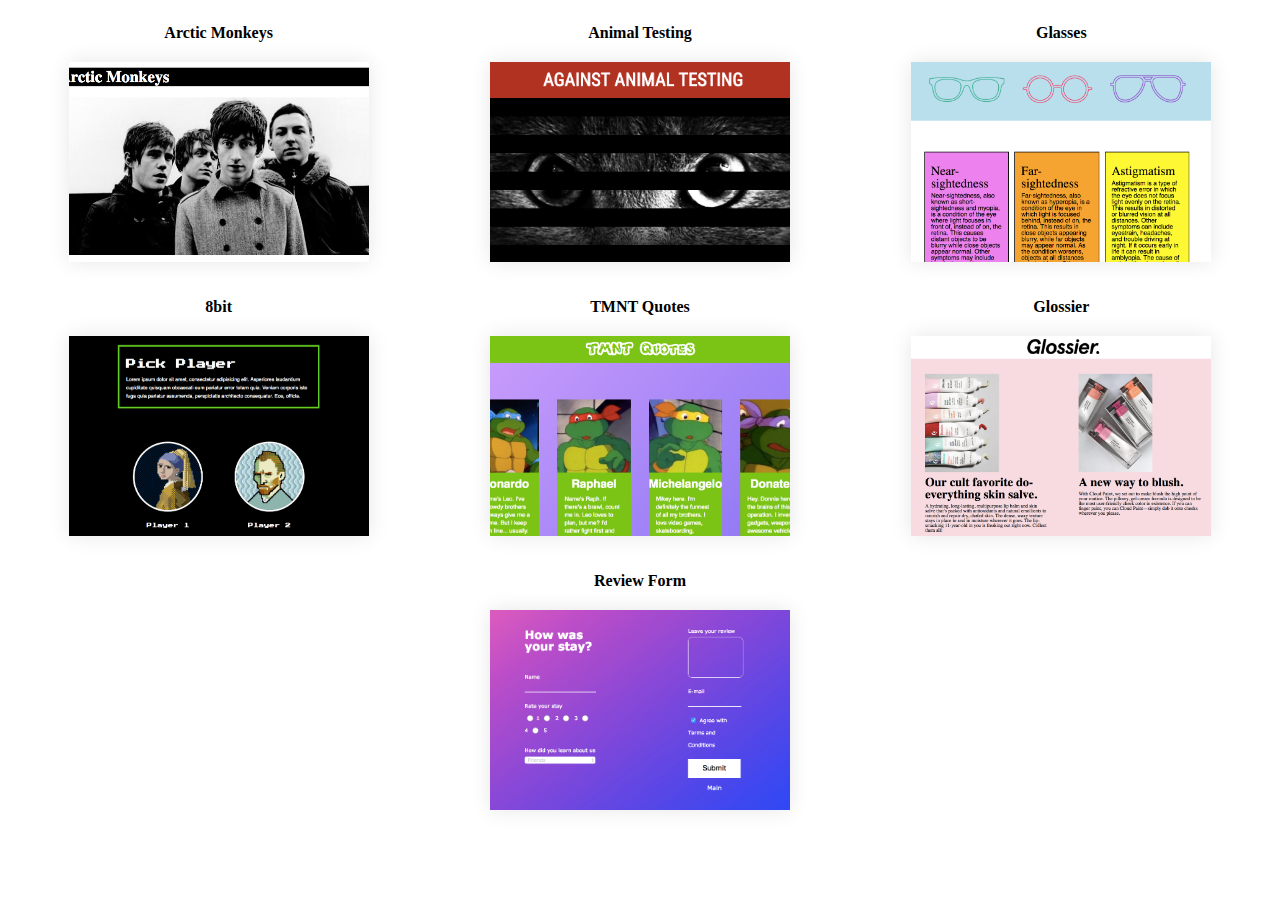
<file: index.html>
<!DOCTYPE html>
<html lang="en">
<head>
	<meta charset="UTF-8">
	<meta name="viewport" content="width=device-width, initial-scale=1">
	<meta charset="utf-8">
	<meta description="MCS projects">
	<meta keywords="mcs,moscowcodingschool,projects">
	<link rel="stylesheet" href="style.css">
	<title>MCS Projects</title>
</head>
<body>
	<div class="container">
			<div class="project">
				<p><a href="Profile/index.html">Arctic Monkeys</a></p>
				<div class="img one"></div>
			</div>
			<div class="project">
				<p><a href="Page_AnimalTesting/index.html">Animal Testing</a></p>
				<div class="img two"></div>
			</div>
			<div class="project">
				<p><a href="Columns/index.html">Glasses</a></p>
				<div class="img three"></div>
			</div>
			<div class="project">
				<p><a href="Flex_8bit/index.html">8bit</a></p>
				<div class="img four"></div>
			</div>
			<div class="project">
				<p><a href="Quotes/index.html">TMNT Quotes</a></p>
				<div class="img five"></div>
			</div>
			<div class="project">
				<p><a href="Adaptive_page/index.html">Glossier</a></p>
				<div class="img six"></div>
			</div>
			<div class="project">
				<p><a href="Form/index.html">Review Form</a></p>
				<div class="img seven"></div>
			</div>
			
	</div>
</body>
</html>﻿
</file>
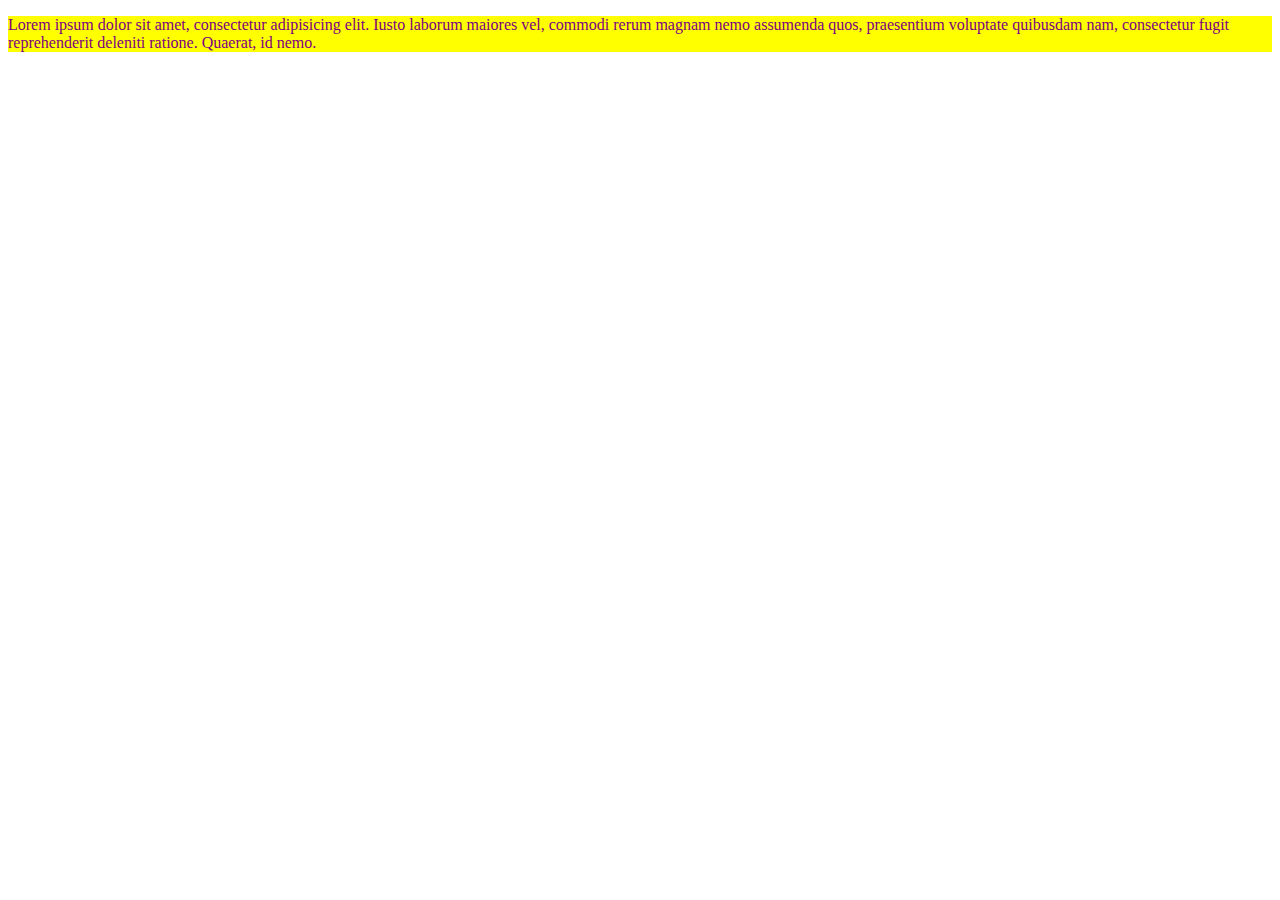
<file: 03_styles/index.html>
<!DOCTYPE html>
<html lang="ru">
<head>
	<title>Boilerplate</title>
	<meta charset="utf-8">
	<meta description="boilerplate code">
	<meta keywords="boilerplate, test">
</head>
<body>
	<div>
		
		<header>
			<div></div>
			<nav></nav>
		</header>
		<main>
			<p style="color: purple; background: yellow;">Lorem ipsum dolor sit amet, consectetur adipisicing elit. Iusto laborum maiores vel, commodi rerum magnam nemo assumenda quos, praesentium voluptate quibusdam nam, consectetur fugit reprehenderit deleniti ratione. Quaerat, id nemo.</p>
		</main>

		<footer>
			<div></div>
		</footer>


	</div>

</body>
	
</html>
</file>
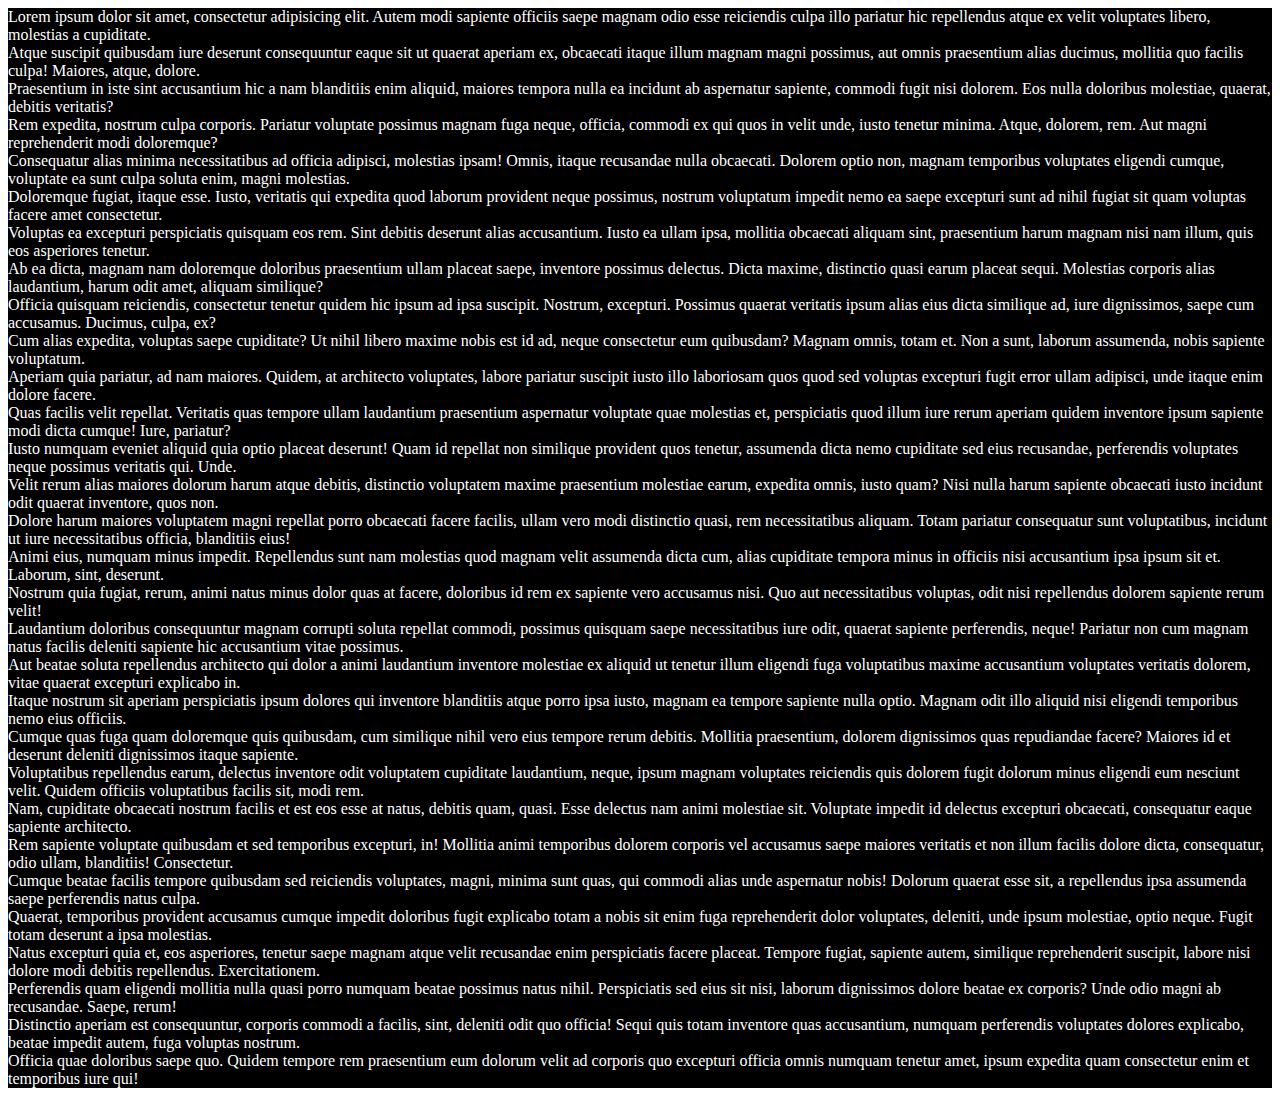
<file: 04_css/index.html>
<!DOCTYPE html>
<html lang="ru">
<head>
	<title>Boilerplate</title>
	<meta charset="utf-8">
	<meta description="boilerplate code">
	<meta keywords="boilerplate, test">
	<style>
		div{
			color: white;
			background: black;
		}
	</style>
</head>
<body>
	<div>Lorem ipsum dolor sit amet, consectetur adipisicing elit. Autem modi sapiente officiis saepe magnam odio esse reiciendis culpa illo pariatur hic repellendus atque ex velit voluptates libero, molestias a cupiditate.</div>
	<div>Atque suscipit quibusdam iure deserunt consequuntur eaque sit ut quaerat aperiam ex, obcaecati itaque illum magnam magni possimus, aut omnis praesentium alias ducimus, mollitia quo facilis culpa! Maiores, atque, dolore.</div>
	<div>Praesentium in iste sint accusantium hic a nam blanditiis enim aliquid, maiores tempora nulla ea incidunt ab aspernatur sapiente, commodi fugit nisi dolorem. Eos nulla doloribus molestiae, quaerat, debitis veritatis?</div>
	<div>Rem expedita, nostrum culpa corporis. Pariatur voluptate possimus magnam fuga neque, officia, commodi ex qui quos in velit unde, iusto tenetur minima. Atque, dolorem, rem. Aut magni reprehenderit modi doloremque?</div>
	<div>Consequatur alias minima necessitatibus ad officia adipisci, molestias ipsam! Omnis, itaque recusandae nulla obcaecati. Dolorem optio non, magnam temporibus voluptates eligendi cumque, voluptate ea sunt culpa soluta enim, magni molestias.</div>
	<div>Doloremque fugiat, itaque esse. Iusto, veritatis qui expedita quod laborum provident neque possimus, nostrum voluptatum impedit nemo ea saepe excepturi sunt ad nihil fugiat sit quam voluptas facere amet consectetur.</div>
	<div>Voluptas ea excepturi perspiciatis quisquam eos rem. Sint debitis deserunt alias accusantium. Iusto ea ullam ipsa, mollitia obcaecati aliquam sint, praesentium harum magnam nisi nam illum, quis eos asperiores tenetur.</div>
	<div>Ab ea dicta, magnam nam doloremque doloribus praesentium ullam placeat saepe, inventore possimus delectus. Dicta maxime, distinctio quasi earum placeat sequi. Molestias corporis alias laudantium, harum odit amet, aliquam similique?</div>
	<div>Officia quisquam reiciendis, consectetur tenetur quidem hic ipsum ad ipsa suscipit. Nostrum, excepturi. Possimus quaerat veritatis ipsum alias eius dicta similique ad, iure dignissimos, saepe cum accusamus. Ducimus, culpa, ex?</div>
	<div>Cum alias expedita, voluptas saepe cupiditate? Ut nihil libero maxime nobis est id ad, neque consectetur eum quibusdam? Magnam omnis, totam et. Non a sunt, laborum assumenda, nobis sapiente voluptatum.</div>
	<div>Aperiam quia pariatur, ad nam maiores. Quidem, at architecto voluptates, labore pariatur suscipit iusto illo laboriosam quos quod sed voluptas excepturi fugit error ullam adipisci, unde itaque enim dolore facere.</div>
	<div>Quas facilis velit repellat. Veritatis quas tempore ullam laudantium praesentium aspernatur voluptate quae molestias et, perspiciatis quod illum iure rerum aperiam quidem inventore ipsum sapiente modi dicta cumque! Iure, pariatur?</div>
	<div>Iusto numquam eveniet aliquid quia optio placeat deserunt! Quam id repellat non similique provident quos tenetur, assumenda dicta nemo cupiditate sed eius recusandae, perferendis voluptates neque possimus veritatis qui. Unde.</div>
	<div>Velit rerum alias maiores dolorum harum atque debitis, distinctio voluptatem maxime praesentium molestiae earum, expedita omnis, iusto quam? Nisi nulla harum sapiente obcaecati iusto incidunt odit quaerat inventore, quos non.</div>
	<div>Dolore harum maiores voluptatem magni repellat porro obcaecati facere facilis, ullam vero modi distinctio quasi, rem necessitatibus aliquam. Totam pariatur consequatur sunt voluptatibus, incidunt ut iure necessitatibus officia, blanditiis eius!</div>
	<div>Animi eius, numquam minus impedit. Repellendus sunt nam molestias quod magnam velit assumenda dicta cum, alias cupiditate tempora minus in officiis nisi accusantium ipsa ipsum sit et. Laborum, sint, deserunt.</div>
	<div>Nostrum quia fugiat, rerum, animi natus minus dolor quas at facere, doloribus id rem ex sapiente vero accusamus nisi. Quo aut necessitatibus voluptas, odit nisi repellendus dolorem sapiente rerum velit!</div>
	<div>Laudantium doloribus consequuntur magnam corrupti soluta repellat commodi, possimus quisquam saepe necessitatibus iure odit, quaerat sapiente perferendis, neque! Pariatur non cum magnam natus facilis deleniti sapiente hic accusantium vitae possimus.</div>
	<div>Aut beatae soluta repellendus architecto qui dolor a animi laudantium inventore molestiae ex aliquid ut tenetur illum eligendi fuga voluptatibus maxime accusantium voluptates veritatis dolorem, vitae quaerat excepturi explicabo in.</div>
	<div>Itaque nostrum sit aperiam perspiciatis ipsum dolores qui inventore blanditiis atque porro ipsa iusto, magnam ea tempore sapiente nulla optio. Magnam odit illo aliquid nisi eligendi temporibus nemo eius officiis.</div>
	<div>Cumque quas fuga quam doloremque quis quibusdam, cum similique nihil vero eius tempore rerum debitis. Mollitia praesentium, dolorem dignissimos quas repudiandae facere? Maiores id et deserunt deleniti dignissimos itaque sapiente.</div>
	<div>Voluptatibus repellendus earum, delectus inventore odit voluptatem cupiditate laudantium, neque, ipsum magnam voluptates reiciendis quis dolorem fugit dolorum minus eligendi eum nesciunt velit. Quidem officiis voluptatibus facilis sit, modi rem.</div>
	<div>Nam, cupiditate obcaecati nostrum facilis et est eos esse at natus, debitis quam, quasi. Esse delectus nam animi molestiae sit. Voluptate impedit id delectus excepturi obcaecati, consequatur eaque sapiente architecto.</div>
	<div>Rem sapiente voluptate quibusdam et sed temporibus excepturi, in! Mollitia animi temporibus dolorem corporis vel accusamus saepe maiores veritatis et non illum facilis dolore dicta, consequatur, odio ullam, blanditiis! Consectetur.</div>
	<div>Cumque beatae facilis tempore quibusdam sed reiciendis voluptates, magni, minima sunt quas, qui commodi alias unde aspernatur nobis! Dolorum quaerat esse sit, a repellendus ipsa assumenda saepe perferendis natus culpa.</div>
	<div>Quaerat, temporibus provident accusamus cumque impedit doloribus fugit explicabo totam a nobis sit enim fuga reprehenderit dolor voluptates, deleniti, unde ipsum molestiae, optio neque. Fugit totam deserunt a ipsa molestias.</div>
	<div>Natus excepturi quia et, eos asperiores, tenetur saepe magnam atque velit recusandae enim perspiciatis facere placeat. Tempore fugiat, sapiente autem, similique reprehenderit suscipit, labore nisi dolore modi debitis repellendus. Exercitationem.</div>
	<div>Perferendis quam eligendi mollitia nulla quasi porro numquam beatae possimus natus nihil. Perspiciatis sed eius sit nisi, laborum dignissimos dolore beatae ex corporis? Unde odio magni ab recusandae. Saepe, rerum!</div>
	<div>Distinctio aperiam est consequuntur, corporis commodi a facilis, sint, deleniti odit quo officia! Sequi quis totam inventore quas accusantium, numquam perferendis voluptates dolores explicabo, beatae impedit autem, fuga voluptas nostrum.</div>
	<div>Officia quae doloribus saepe quo. Quidem tempore rem praesentium eum dolorum velit ad corporis quo excepturi officia omnis numquam tenetur amet, ipsum expedita quam consectetur enim et temporibus iure qui!</div>
</body>
	
</html>
</file>
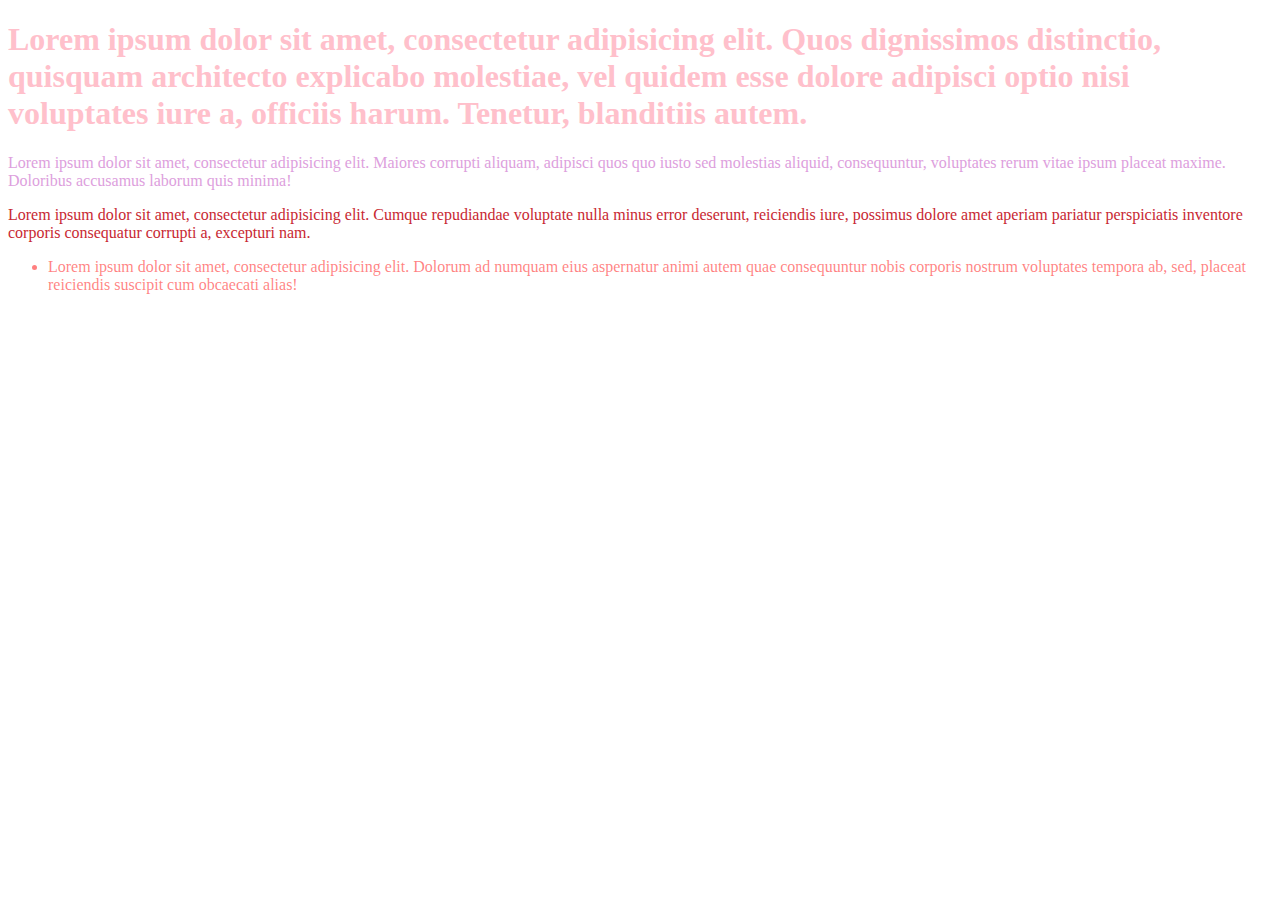
<file: 05_colors/index.html>
<!DOCTYPE html>
<html lang="ru">
<head>
	<title>Boilerplate</title>
	<meta charset="utf-8">
	<meta description="boilerplate code">
	<meta keywords="boilerplate, test">
	<link rel="stylesheet" href="css/style.css">
</head>
<body>

		<h1>Lorem ipsum dolor sit amet, consectetur adipisicing elit. Quos dignissimos distinctio, quisquam architecto explicabo molestiae, vel quidem esse dolore adipisci optio nisi voluptates iure a, officiis harum. Tenetur, blanditiis autem.</h1>
		<div>Lorem ipsum dolor sit amet, consectetur adipisicing elit. Maiores corrupti aliquam, adipisci quos quo iusto sed molestias aliquid, consequuntur, voluptates rerum vitae ipsum placeat maxime. Doloribus accusamus laborum quis minima!</div>
		<p>Lorem ipsum dolor sit amet, consectetur adipisicing elit. Cumque repudiandae voluptate nulla minus error deserunt, reiciendis iure, possimus dolore amet aperiam pariatur perspiciatis inventore corporis consequatur corrupti a, excepturi nam.</p>
		<ul>
			<li>Lorem ipsum dolor sit amet, consectetur adipisicing elit. Dolorum ad numquam eius aspernatur animi autem quae consequuntur nobis corporis nostrum voluptates tempora ab, sed, placeat reiciendis suscipit cum obcaecati alias!</li>
		</ul>

	
</body>
	
</html>
</file>
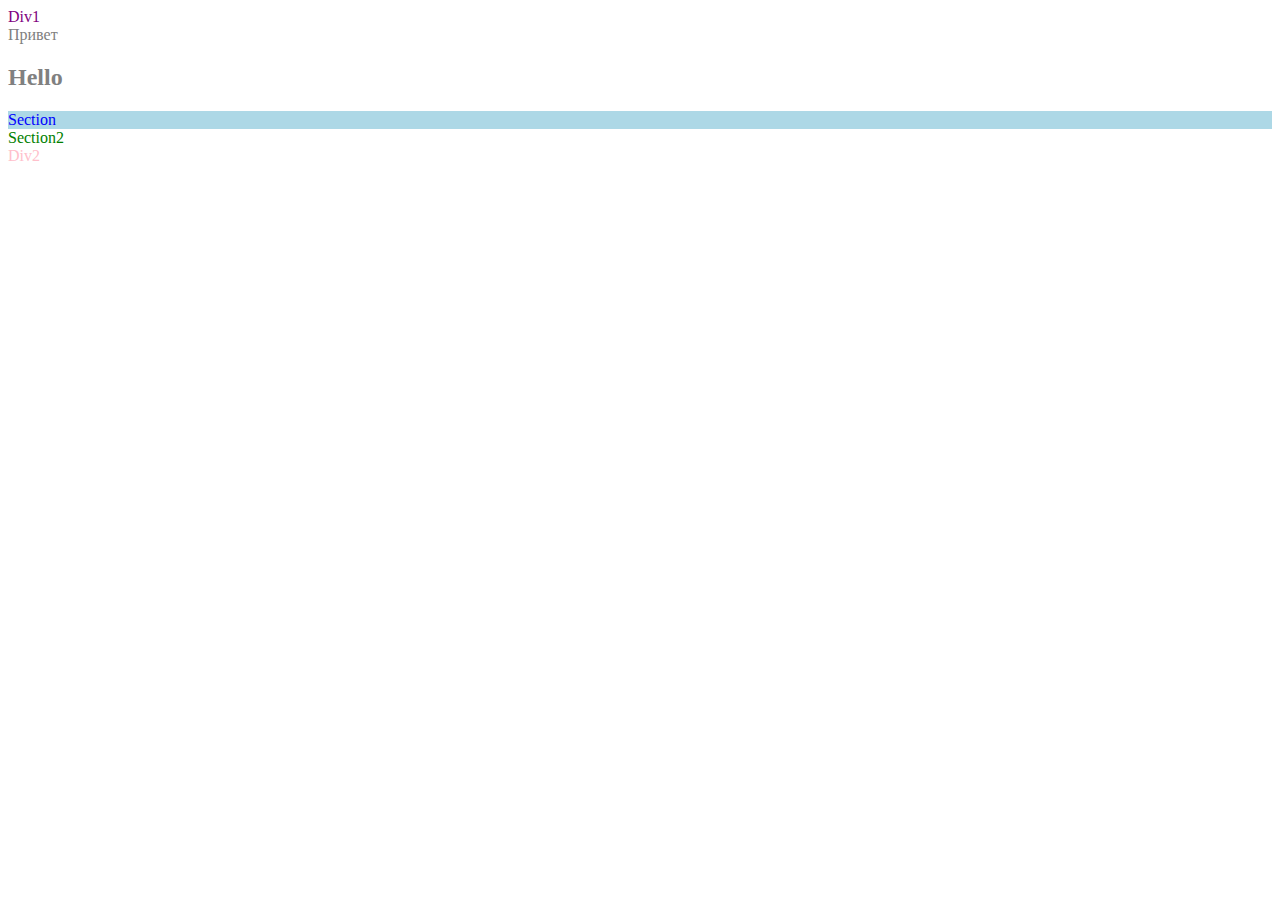
<file: 06_selectors/index.html>
<!DOCTYPE html>
<html lang="ru">
<head>
	<title>Boilerplate</title>
	<meta charset="utf-8">
	<meta description="boilerplate code">
	<meta keywords="boilerplate, test">
	<link rel="stylesheet" href="css/style.css">
</head>
<body>
	<div>
		
		<header>
			<div class="second">Div1</div>
			<nav>Привет</nav>
		</header>
		<main>
			<h2>Hello</h2>
			<section class="firstSection">Section</section>
			<section id="section2">Section2</section>
		</main>

		<footer>
			<div>
				Div2
			</div>
		</footer>


	</div>

</body>
	
</html>
</file>
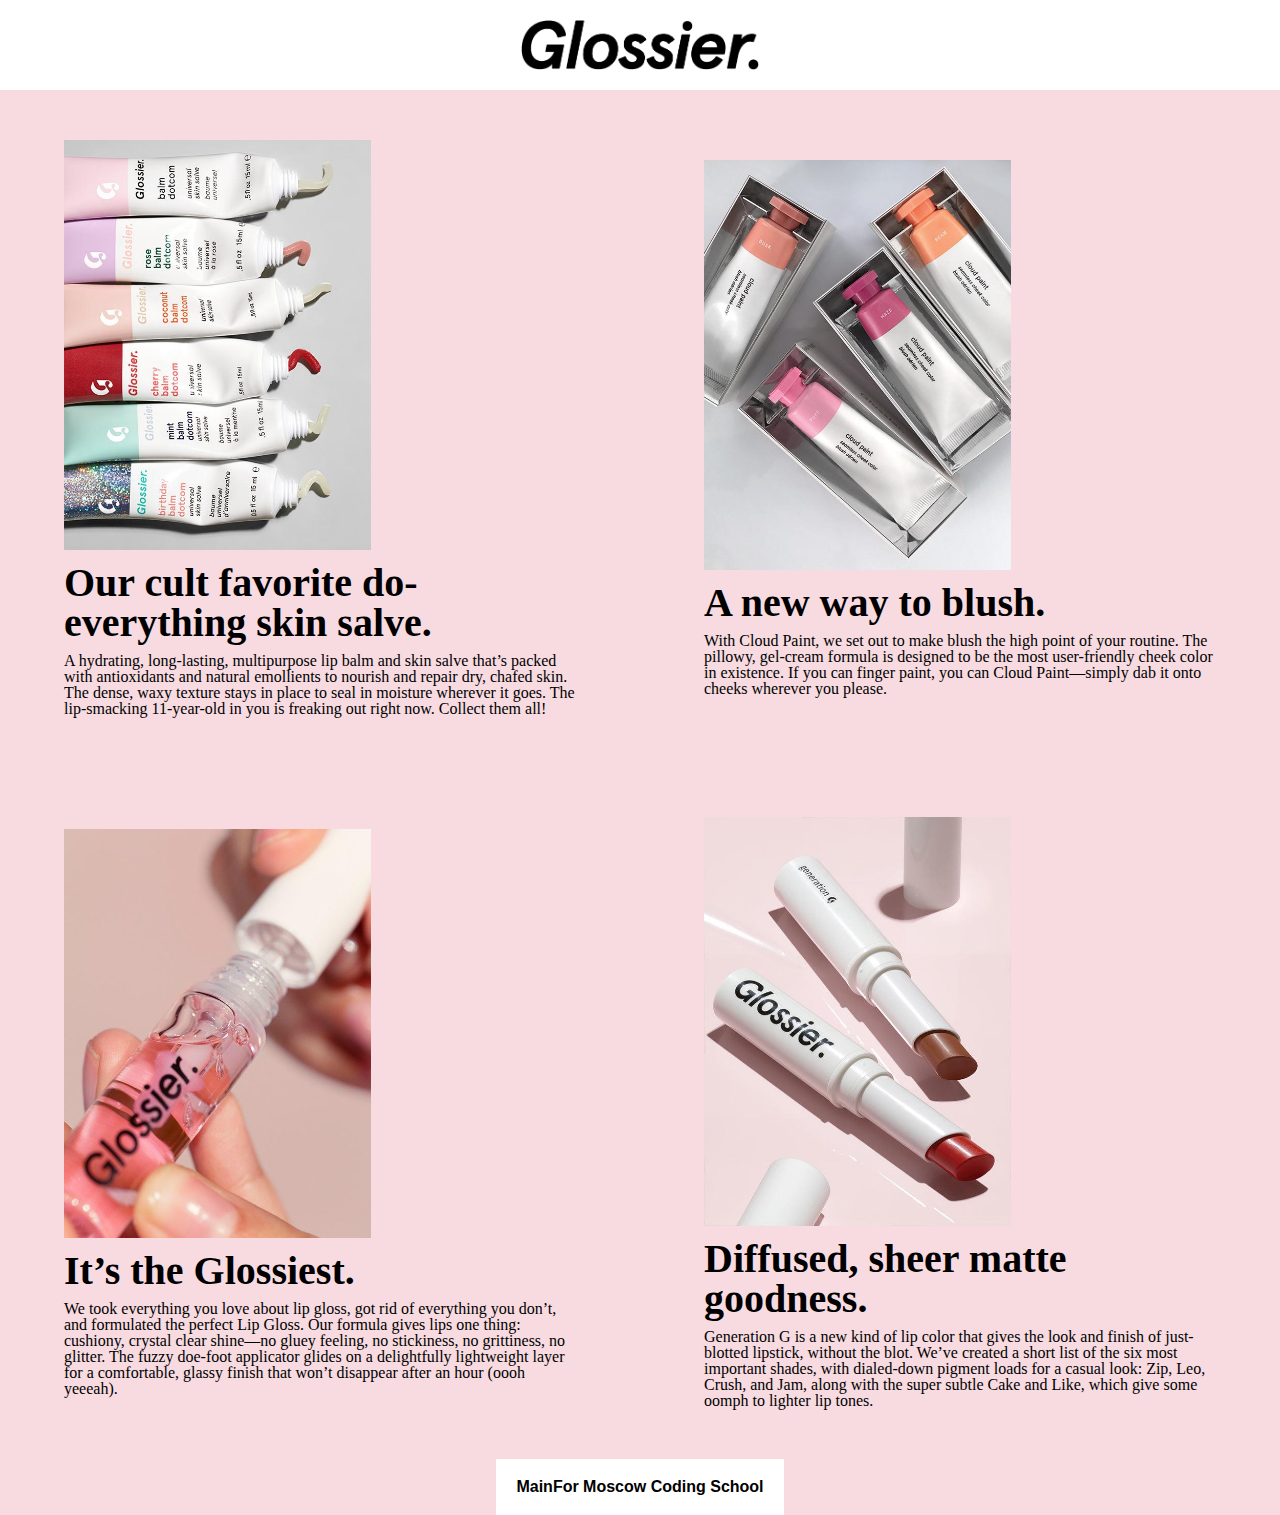
<file: Adaptive page/index.html>
<!DOCTYPE html>
<html lang="ru">
<head>
	<title>Boilerplate</title>
	<meta name="viewport" content="width=device-width, initial-scale=1">
	<meta charset="utf-8">
	<meta description="boilerplate code">
	<meta keywords="boilerplate, test">
	<link rel="stylesheet" href="css/style.css">
</head>
<body>
	<div class="page">
		<header class="header">
			<img class="logo" src="img/glossier.png" alt="glossier_logo">
		</header>
		<section class="columns">
			<div class="column">
				<img class="img" src="img/balm.jpg" alt="balm">
				<h1>Our cult favorite do-everything skin salve.</h1>
				<p>A hydrating, long-lasting, multipurpose lip balm and skin salve that’s packed with antioxidants and natural emollients to nourish and repair dry, chafed skin. The dense, waxy texture stays in place to seal in moisture wherever it goes. The lip-smacking 11-year-old in you is freaking out right now. Collect them all!</p>
			</div>
			<div class="column">
				<img class="img" src="img/cloud.jpg" alt="blush">
				<h1>A new way to blush.</h1>
				<p>With Cloud Paint, we set out to make blush the high point of your routine. The pillowy, gel-cream formula is designed to be the most user-friendly cheek color in existence. If you can finger paint, you can Cloud Paint—simply dab it onto cheeks wherever you please.</p>
			</div>
			<div class="column">
				<img class="img" src="img/gloss.jpg" alt="gloss">
				<h1>It’s the Glossiest.</h1>
				<p>We took everything you love about lip gloss, got rid of everything you don’t, and formulated the perfect Lip Gloss. Our formula gives lips one thing: cushiony, crystal clear shine—no gluey feeling, no stickiness, no grittiness, no glitter. The fuzzy doe-foot applicator glides on a delightfully lightweight layer for a comfortable, glassy finish that won’t disappear after an hour (oooh yeeeah).</p>
			</div>
			<div class="column">
				<img class="img" src="img/lip.jpg" alt="lipstick">
				<h1>Diffused, sheer matte goodness.</h1>
				<p>Generation G is a new kind of lip color that gives the look and finish of just-blotted lipstick, without the blot. We’ve created a short list of the six most important shades, with dialed-down pigment loads for a casual look: Zip, Leo, Crush, and Jam, along with the super subtle Cake and Like, which give some oomph to lighter lip tones.</p>
			</div>
		<footer class="footer">
			<a href="../index.html">Main</a>
			<p>For Moscow Coding School</p>
		</footer>
	</div>	
</body>	
</html>
</file>
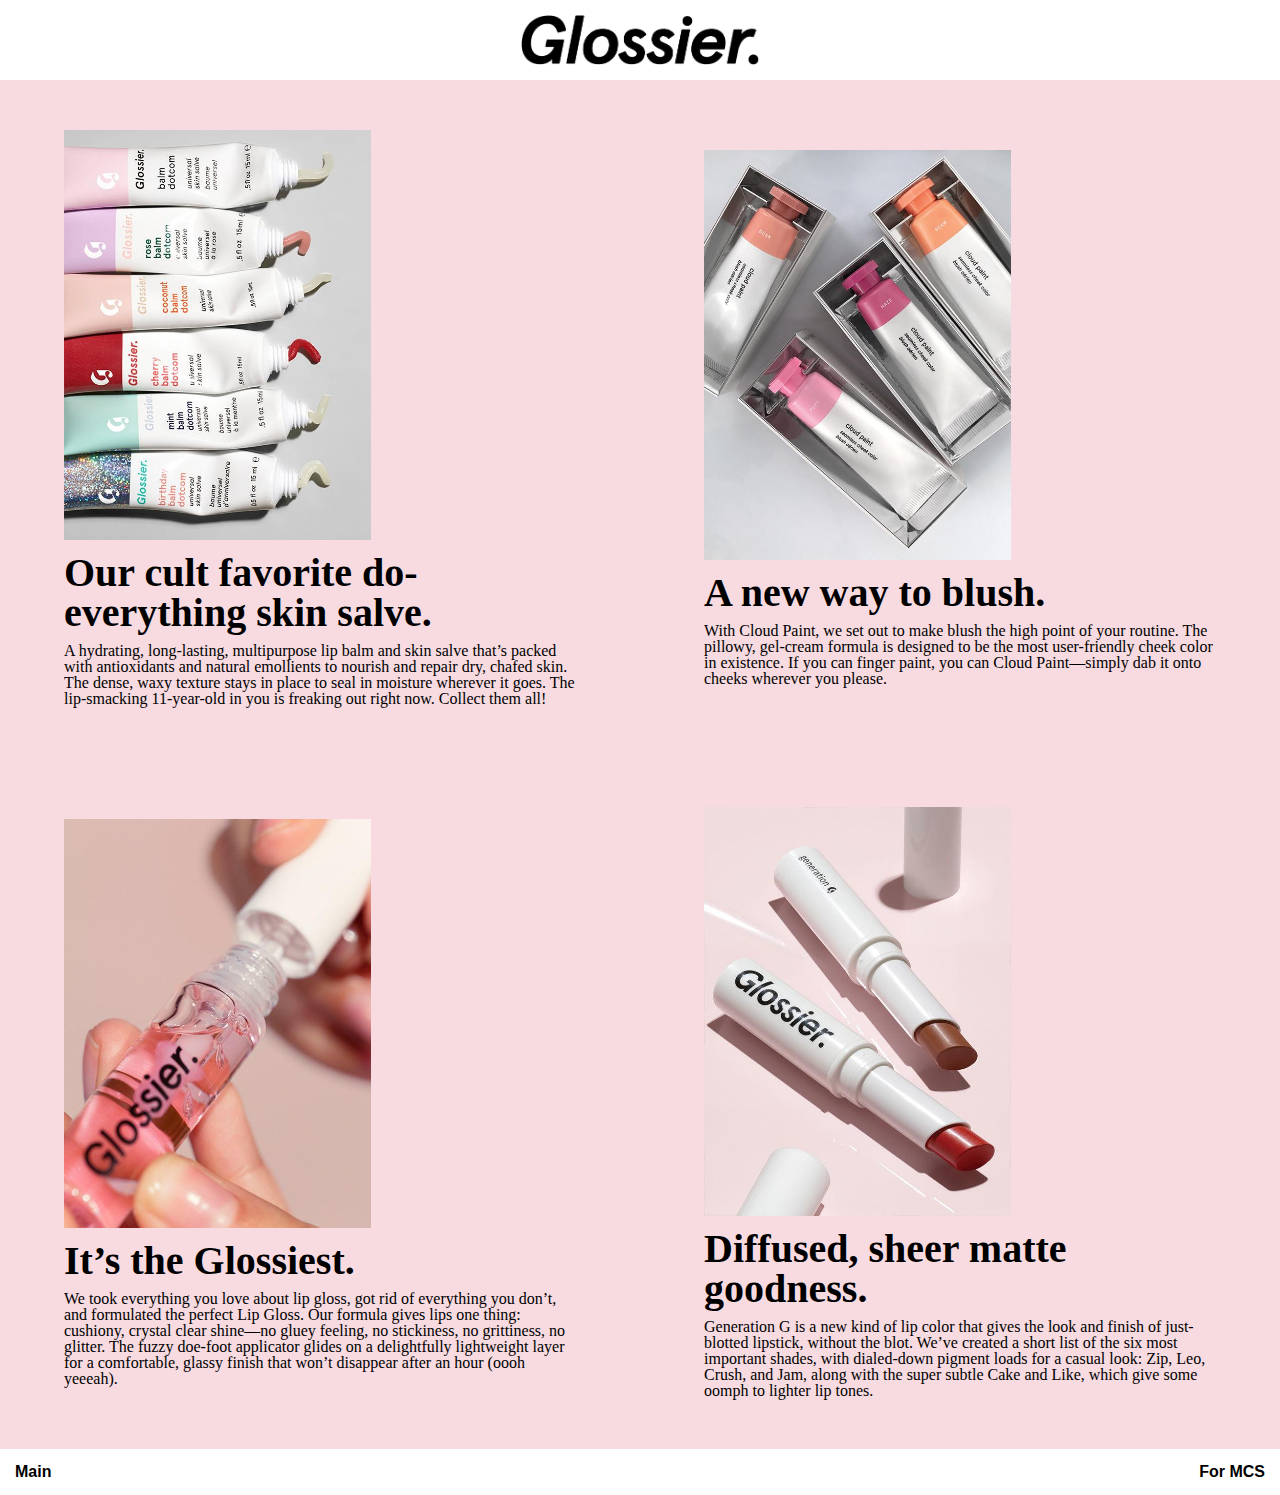
<file: Adaptive_page/index.html>
<!DOCTYPE html>
<html lang="en">
<head>
	<title>Glossier</title>
	<meta name="viewport" content="width=device-width, initial-scale=1">
	<meta charset="utf-8">
	<meta description="glossier_cosmetics">
	<meta keywords="glossier, cosmetics">
	<link rel="stylesheet" href="css/style.css">
</head>
<body>
	<div class="page">
		<header class="header">
			<img class="logo" src="img/glossier.png" alt="glossier_logo">
		</header>
		<section class="columns">
			<div class="column">
				<img class="img" src="img/balm.jpg" alt="balm">
				<h1>Our cult favorite do-everything skin salve.</h1>
				<p>A hydrating, long-lasting, multipurpose lip balm and skin salve that’s packed with antioxidants and natural emollients to nourish and repair dry, chafed skin. The dense, waxy texture stays in place to seal in moisture wherever it goes. The lip-smacking 11-year-old in you is freaking out right now. Collect them all!</p>
			</div>
			<div class="column">
				<img class="img" src="img/cloud.jpg" alt="blush">
				<h1>A new way to blush.</h1>
				<p>With Cloud Paint, we set out to make blush the high point of your routine. The pillowy, gel-cream formula is designed to be the most user-friendly cheek color in existence. If you can finger paint, you can Cloud Paint—simply dab it onto cheeks wherever you please.</p>
			</div>
			<div class="column">
				<img class="img" src="img/gloss.jpg" alt="gloss">
				<h1>It’s the Glossiest.</h1>
				<p>We took everything you love about lip gloss, got rid of everything you don’t, and formulated the perfect Lip Gloss. Our formula gives lips one thing: cushiony, crystal clear shine—no gluey feeling, no stickiness, no grittiness, no glitter. The fuzzy doe-foot applicator glides on a delightfully lightweight layer for a comfortable, glassy finish that won’t disappear after an hour (oooh yeeeah).</p>
			</div>
			<div class="column">
				<img class="img" src="img/lip.jpg" alt="lipstick">
				<h1>Diffused, sheer matte goodness.</h1>
				<p>Generation G is a new kind of lip color that gives the look and finish of just-blotted lipstick, without the blot. We’ve created a short list of the six most important shades, with dialed-down pigment loads for a casual look: Zip, Leo, Crush, and Jam, along with the super subtle Cake and Like, which give some oomph to lighter lip tones.</p>
			</div>
		<footer class="footer">
			<a href="../index.html">Main</a>
			<p>For MCS</p>
		</footer>
	</div>	
</body>	
</html>
</file>
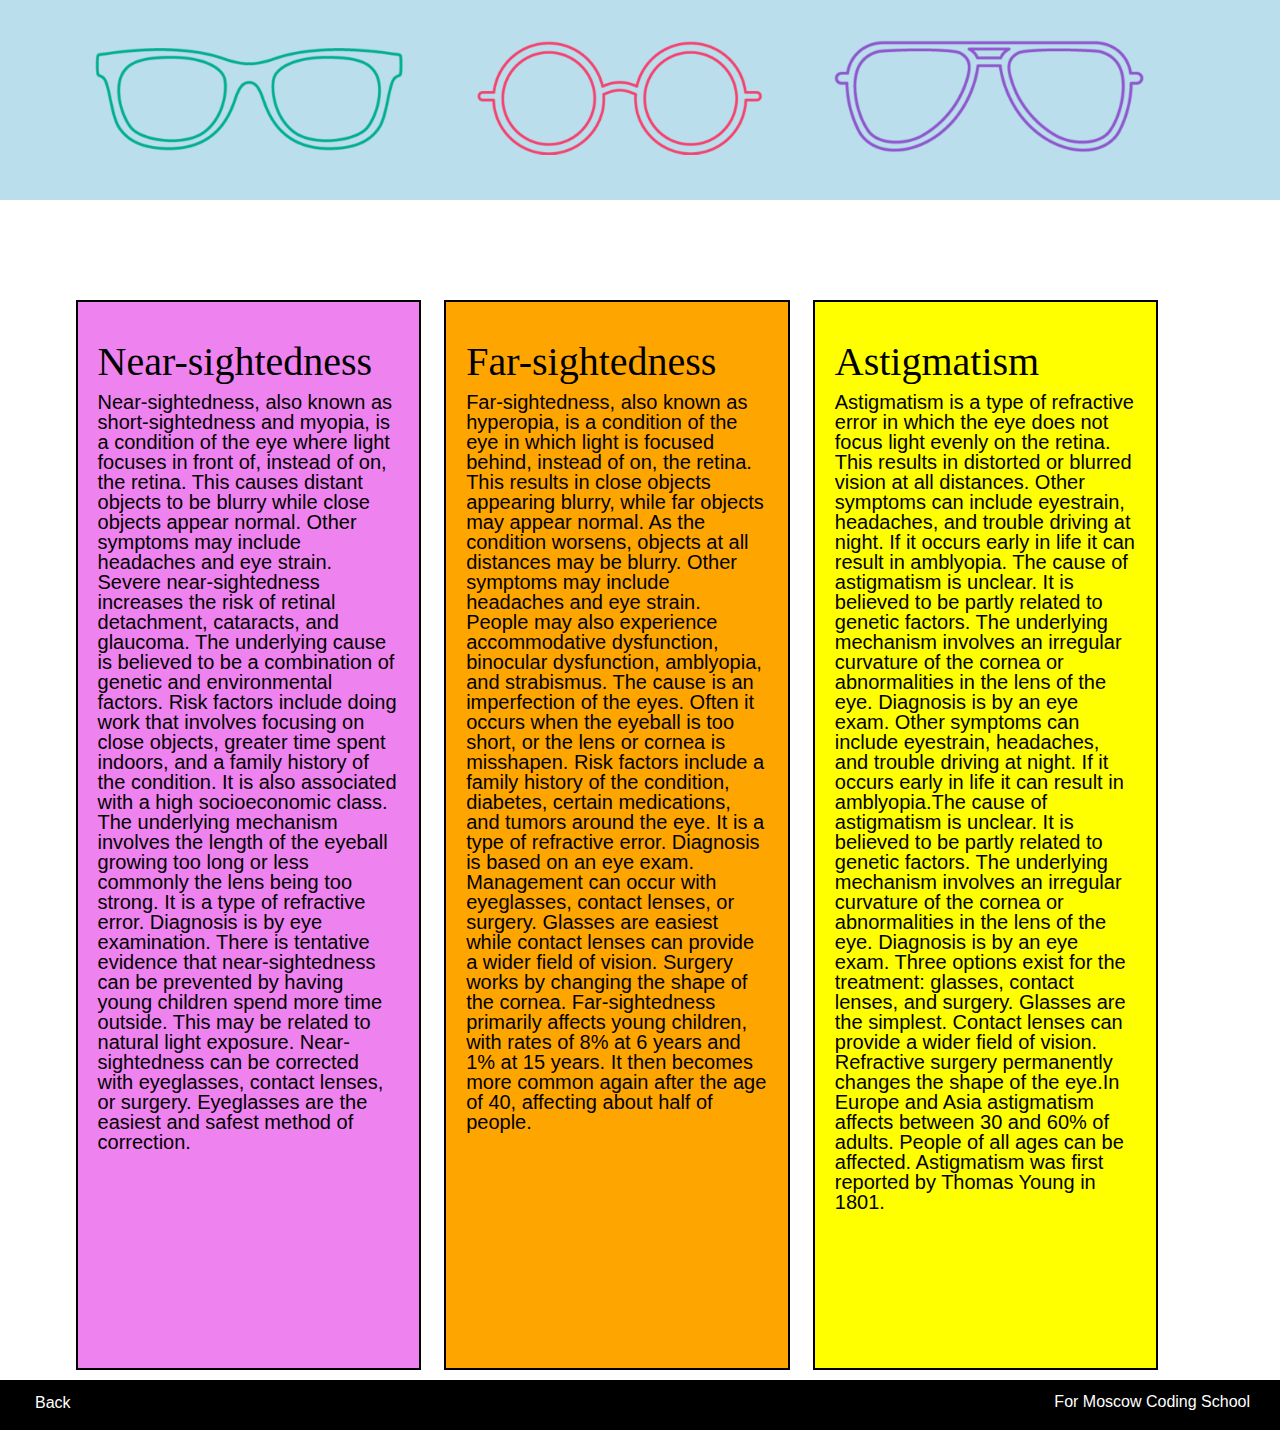
<file: Columns/index.html>
<!DOCTYPE html>
<html lang="ru">
<head>
	<title>Glasses</title>
	<meta charset="utf-8">
	<meta description="glasses">
	<meta keywords="glasses, eyesight">
	<link rel="stylesheet" href="css/style.css">
	<link rel="icon" type="image/png" href="img/favicon.png">
</head>
<body>
	<div class="page">
		<header class="header">
			<section class="glassesContainer">	
				<div class="glasses glassesOne">	
				</div>
				<div class="glasses glassesTwo">
				</div>
				<div class="glasses glassesThree">	
				</div>
			</section>
		</header>
		<main>
			<section class="columns">
				<div class="column columnOne">
					<h1>Near-sightedness</h1>
					<p>Near-sightedness, also known as short-sightedness and myopia, is a condition of the eye where light focuses in front of, instead of on, the retina. This causes distant objects to be blurry while close objects appear normal. Other symptoms may include headaches and eye strain. Severe near-sightedness increases the risk of retinal detachment, cataracts, and glaucoma.
					
					The underlying cause is believed to be a combination of genetic and environmental factors. Risk factors include doing work that involves focusing on close objects, greater time spent indoors, and a family history of the condition. It is also associated with a high socioeconomic class. The underlying mechanism involves the length of the eyeball growing too long or less commonly the lens being too strong. It is a type of refractive error. Diagnosis is by eye examination.
					
					There is tentative evidence that near-sightedness can be prevented by having young children spend more time outside. This may be related to natural light exposure. Near-sightedness can be corrected with eyeglasses, contact lenses, or surgery. Eyeglasses are the easiest and safest method of correction.</p>
				</div>
				<div class="column columnTwo">
					<h1>Far-sightedness</h1>
					<p>Far-sightedness, also known as hyperopia, is a condition of the eye in which light is focused behind, instead of on, the retina. This results in close objects appearing blurry, while far objects may appear normal. As the condition worsens, objects at all distances may be blurry. Other symptoms may include headaches and eye strain. People may also experience accommodative dysfunction, binocular dysfunction, amblyopia, and strabismus.

					The cause is an imperfection of the eyes. Often it occurs when the eyeball is too short, or the lens or cornea is misshapen. Risk factors include a family history of the condition, diabetes, certain medications, and tumors around the eye. It is a type of refractive error. Diagnosis is based on an eye exam.

					Management can occur with eyeglasses, contact lenses, or surgery. Glasses are easiest while contact lenses can provide a wider field of vision. Surgery works by changing the shape of the cornea. Far-sightedness primarily affects young children, with rates of 8% at 6 years and 1% at 15 years. It then becomes more common again after the age of 40, affecting about half of people. </p>
				</div>
				<div class="column columnThree">
					<h1>Astigmatism</h1>
					<p> Astigmatism is a type of refractive error in which the eye does not focus light evenly on the retina. This results in distorted or blurred vision at all distances. Other symptoms can include eyestrain, headaches, and trouble driving at night. If it occurs early in life it can result in amblyopia. The cause of astigmatism is unclear. It is believed to be partly related to genetic factors. The underlying mechanism involves an irregular curvature of the cornea or abnormalities in the lens of the eye. Diagnosis is by an eye exam.

					Other symptoms can include eyestrain, headaches, and trouble driving at night. If it occurs early in life it can result in amblyopia.The cause of astigmatism is unclear. It is believed to be partly related to genetic factors. The underlying mechanism involves an irregular curvature of the cornea or abnormalities in the lens of the eye. Diagnosis is by an eye exam.

					Three options exist for the treatment: glasses, contact lenses, and surgery. Glasses are the simplest. Contact lenses can provide a wider field of vision. Refractive surgery permanently changes the shape of the eye.In Europe and Asia astigmatism affects between 30 and 60% of adults. People of all ages can be affected. Astigmatism was first reported by Thomas Young in 1801.
					</p></div>
			</section>
		</main>
		<footer class="footer">
			<div class="copy">For Moscow Coding School</div>
			<nav class="back">
				<a href="../index.html">Back</a>
			</nav>
		</footer>
	</div>
</body>	
</html>
</file>
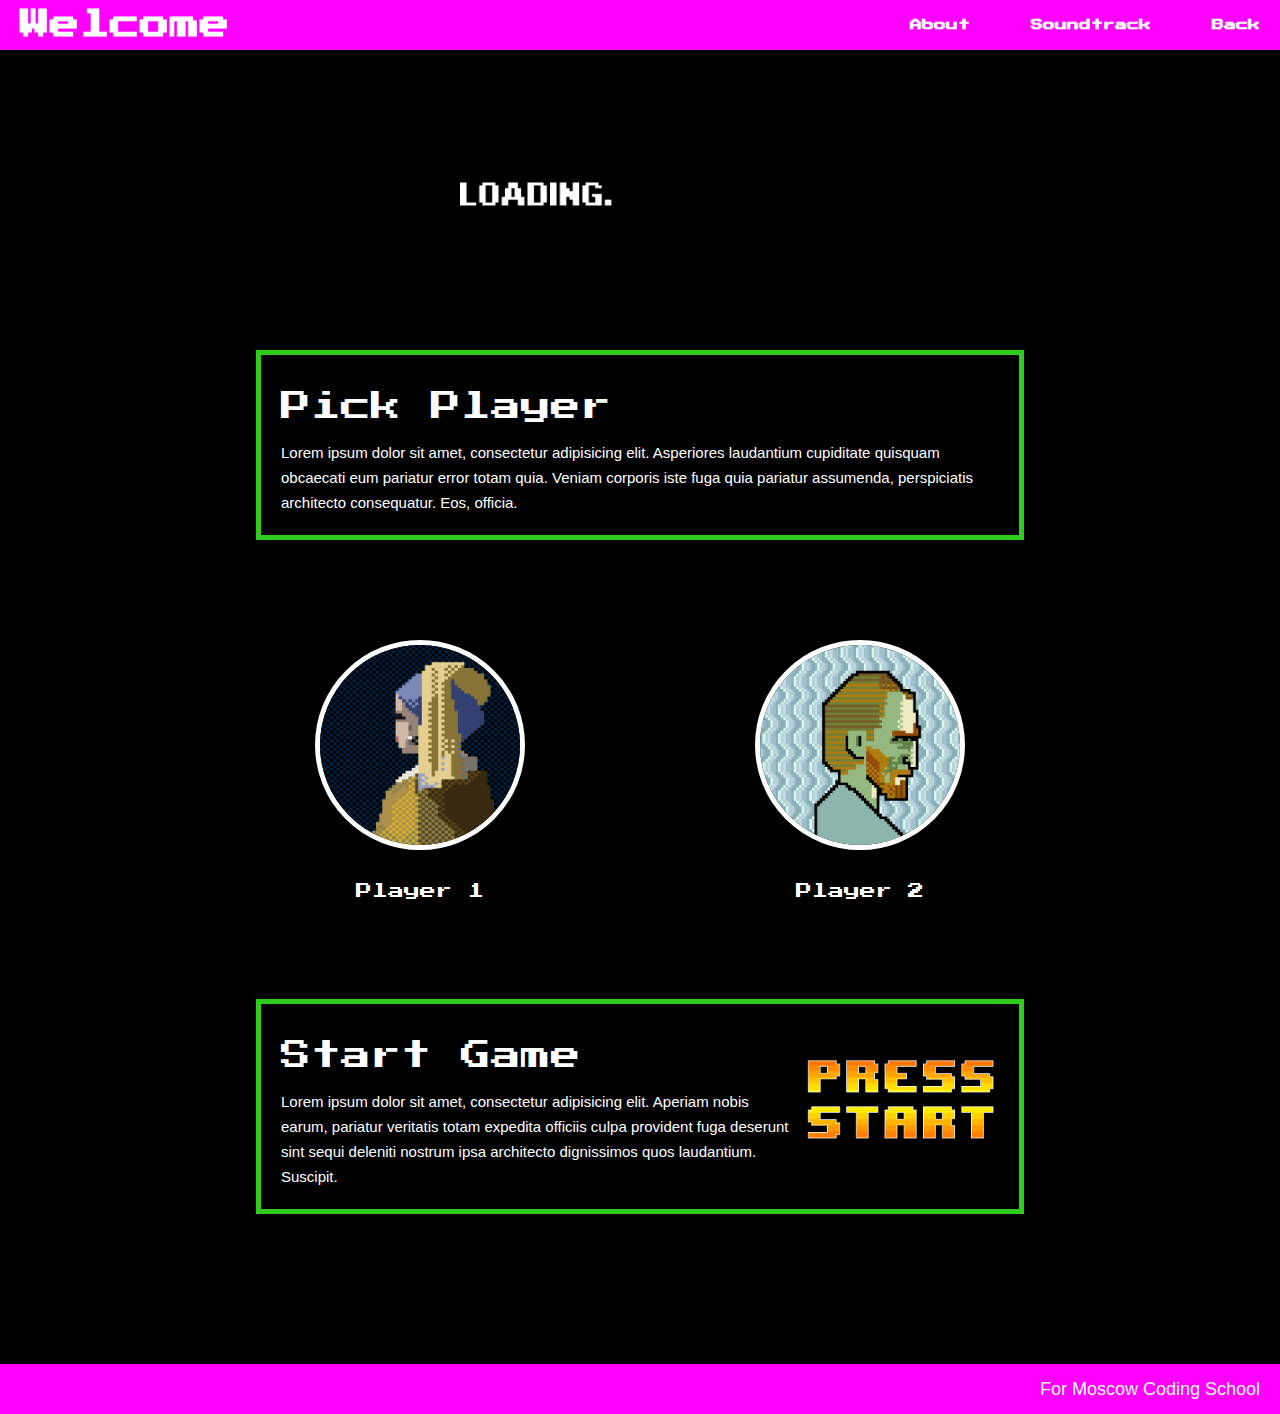
<file: Flex_8bit/index.html>
<!DOCTYPE html>
<html lang="en">
<head>
	<title>Press Start</title>
	<meta charset="utf-8">
	<meta description="8-bit game">
	<meta keywords="8-bit, game">
	<link rel="stylesheet" href="css/style.css">
</head>
<body>
	<div class="page">
		<header class="header">
			<div class="title">
				<h1>Welcome</h1>
			</div>
			<nav class="links"> 
				<a href="https://en.wikipedia.org/wiki/8-bit">About</a>
				<a href="https://www.youtube.com/watch?v=2oARAe-x5Uw">Soundtrack</a>
				<a href="../index.html">Back</a>
			</nav>
		</header>
		<main class="main">
			<section class="picture">
				<img class="loader" src="img/loader.gif" alt="loader">
			</section>
			<section class="text">
				<h1> Pick Player</h1>
				<p>Lorem ipsum dolor sit amet, consectetur adipisicing elit. Asperiores laudantium cupiditate quisquam obcaecati eum pariatur error totam quia. Veniam corporis iste fuga quia pariatur assumenda, perspiciatis architecto consequatur. Eos, officia.</p>
			</section>
			<section class="icons">
				<div class="playerOne">
					<img src="img/giphy.gif" alt="player one">
					<h2>Player 1</h2>
				</div>
				<div class="playerTwo">
					<img src="img/giphy-1.gif" alt="player two">
					<h2>Player 2</h2>
				</div>
			</section>
			<section class="text">
				<img class="start" src="img/start.gif" alt="press start">
				<h1>Start Game</h1>
				<p>Lorem ipsum dolor sit amet, consectetur adipisicing elit. Aperiam nobis earum, pariatur veritatis totam expedita officiis culpa provident fuga deserunt sint sequi deleniti nostrum ipsa architecto dignissimos quos laudantium. Suscipit.</p>
				<div class="clear"></div>
			</section>
		</main>
		<footer class="footer">
			<a href="https://www.moscoding.ru">For Moscow Coding School</a>
		</footer>
	</div>
</body>	
</html>
</file>
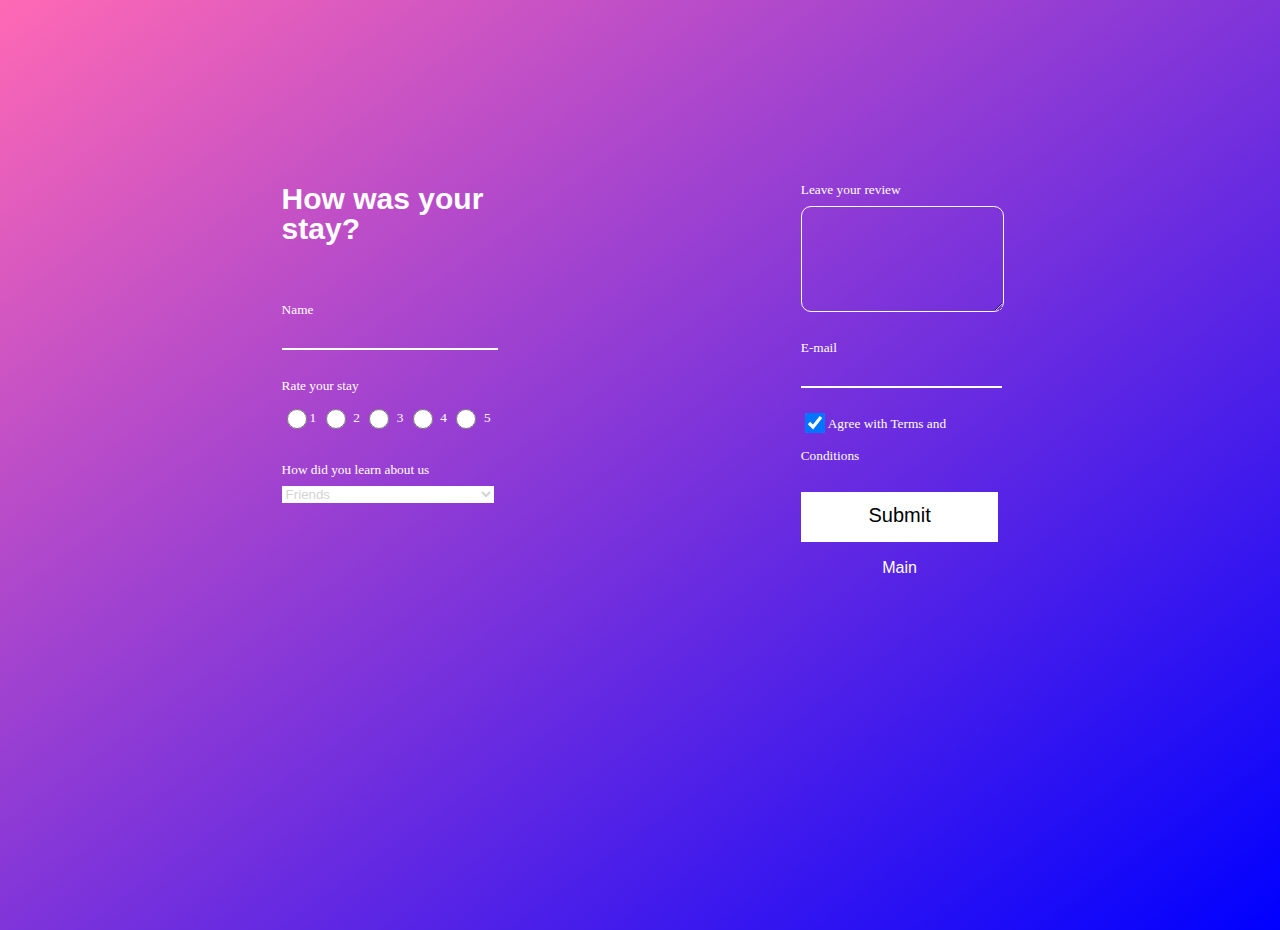
<file: Form/index.html>
<!DOCTYPE html>
<html lang="en">
<head>
	<title>Review form</title>
	<meta charset="utf-8">
	<meta description="review_form">
	<meta keywords="review,form">
	<link rel="stylesheet" href="css/style.css">
</head>
<body>
	<div class="page">
		<form action="http://free.allforms.mailjol.net/u/c3c3c7fd.php">
			<div class="column one">
				<h1>How was your stay?</h1>
				<fieldset class="personal">
					<label for="Name">Name</label>
					<input type="text" name="Name">
				</fieldset>

				<fieldset class="review">
					<label for="rate">Rate your stay</label>
					<input type="radio" name="rate" value="1"><span>1</span>
					<input type="radio" name="rate" value="2"> <span>2</span>
					<input type="radio" name="rate" value="3"> <span>3</span>
					<input type="radio" name="rate" value="4"> <span>4</span>
					<input type="radio" name="rate" value="5"> <span>5</span>
				</fieldset>

				<fieldset class="review">	
					<label for="source">How did you learn about us</label>
					<select name="source">
						<option value="friends">Friends</option>
						<option value="internet">Internet</option>
					</select>
				</fieldset>
			</div>
			<div class="column two">
				<fieldset class="review">
					<label for="meassage">Leave your review</label>
					<textarea name="message"></textarea>
				</fieldset>

				<fieldset class="personal">
					<label for="email">E-mail</label>
					<input type="email" name="email">
				</fieldset>
				<fieldset class="terms">
					<input type="checkbox" checked="true"><span>Agree with Terms and Conditions</span>
				</fieldset>
				<input type="submit">
				<div class="main">
					<a href="../index.html">Main</a>
				</div>
			</div>
		</form>
	</div>
</body>	
</html>
</file>
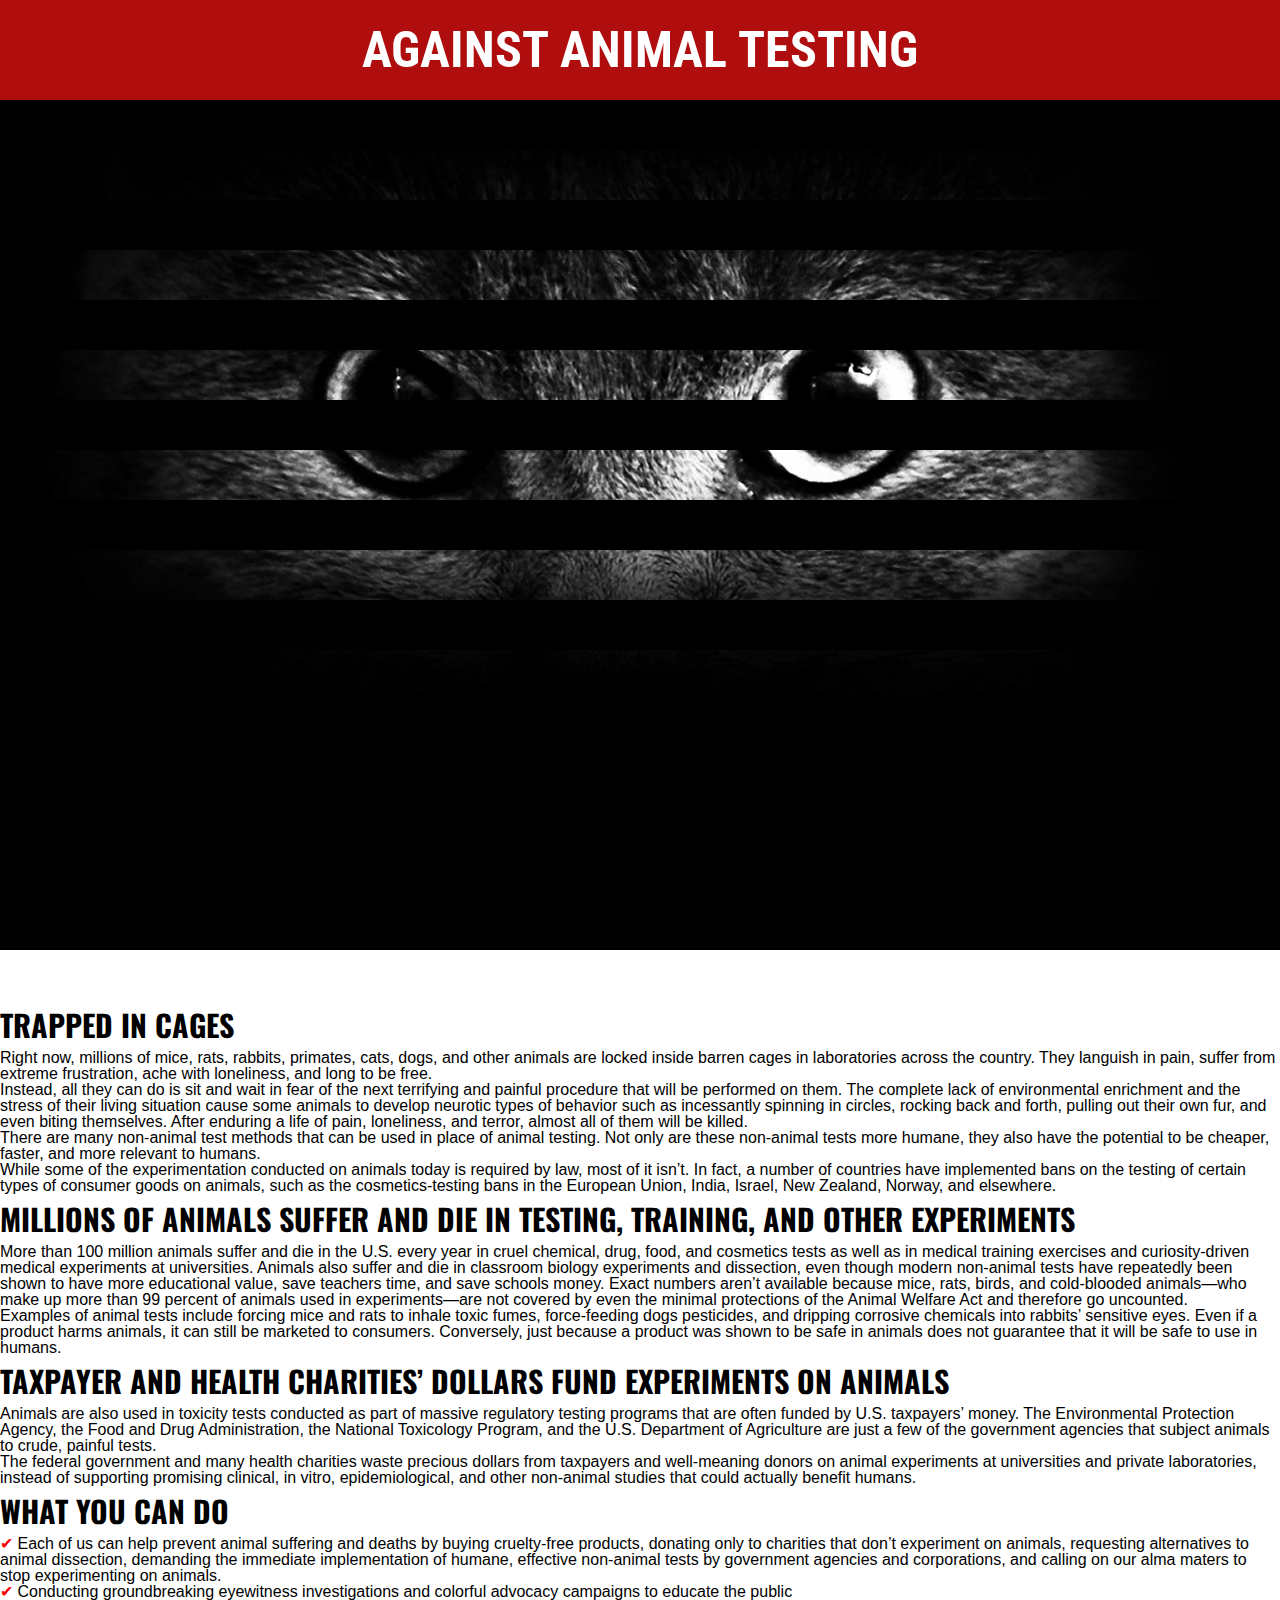
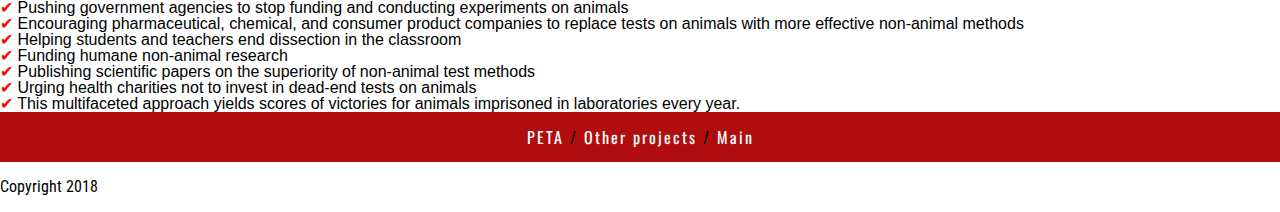
<file: Page_AnimalTesting/index.html>
<!DOCTYPE html>
<html lang="ru">
	<head>
		<title>Animal testing</title>
		<meta charset="utf-8">
		<meta description="animal testing">
		<meta keywords="animal, testing">
		<link rel="stylesheet" href="css/style.css">
		<link rel="icon" type="image/png" href="img/favicon.png">
	</head>
	<body>
		<div class="page">
			<header class="header">
				<h1>Against animal testing</h1>
			</header>
			
			<main>
				<section class="background">
					<div class="black"> </div>
					<div class="transparent"> </div>
					<div class="black"> </div>
					<div class="transparent"> </div>
					<div class="black"> </div>
					<div class="transparent"> </div>
					<div class="black"> </div>
					<div class="transparent"> </div>
					<div class="black"> </div>
					<div class="transparent"> </div>
					<div class="black"> </div>
					<div class="transparent"> </div>
					<div class="black"> </div>
					<div class="transparent"> </div>
					<div class="black"> </div>
					<div class="transparent"> </div>
					<div class="black"> </div>
					<div class="transparent"> </div>
				</section>
				<section class="text">
					<h2>Trapped in cages</h2>
					<p>
						Right now, millions of mice, rats, rabbits, primates, cats, dogs, and other animals are locked inside barren cages in laboratories across the country. They languish in pain, suffer from extreme frustration, ache with loneliness, and long to be free.<br>
						
						Instead, all they can do is sit and wait in fear of the next terrifying and painful procedure that will be performed on them. The complete lack of environmental enrichment and the stress of their living situation cause some animals to develop neurotic types of behavior such as incessantly spinning in circles, rocking back and forth, pulling out their own fur, and even biting themselves. After enduring a life of pain, loneliness, and terror, almost all of them will be killed.<br>
						There are many non-animal test methods that can be used in place of animal testing. Not only are these non-animal tests more humane, they also have the potential to be cheaper, faster, and more relevant to humans.<br>
						
						While some of the experimentation conducted on animals today is required by law, most of it isn’t. In fact, a number of countries have implemented bans on the testing of certain types of consumer goods on animals, such as the cosmetics-testing bans in the European Union, India, Israel, New Zealand, Norway, and elsewhere.<br>
					</p>
					
					<h2>Millions of Animals Suffer and Die in Testing, Training, and Other Experiments</h2>
					<p>
						More than 100 million animals suffer and die in the U.S. every year in cruel chemical, drug, food, and cosmetics tests as well as in medical training exercises and curiosity-driven medical experiments at universities. Animals also suffer and die in classroom biology experiments and dissection, even though modern non-animal tests have repeatedly been shown to have more educational value, save teachers time, and save schools money. Exact numbers aren’t available because mice, rats, birds, and cold-blooded animals—who make up more than 99 percent of animals used in experiments—are not covered by even the minimal protections of the Animal Welfare Act and therefore go uncounted.<br>
						
						Examples of animal tests include forcing mice and rats to inhale toxic fumes, force-feeding dogs pesticides, and dripping corrosive chemicals into rabbits’ sensitive eyes. Even if a product harms animals, it can still be marketed to consumers. Conversely, just because a product was shown to be safe in animals does not guarantee that it will be safe to use in humans.<br>
					</p>
					
					<h2>Taxpayer and Health Charities’ Dollars Fund Experiments on Animals</h2>
					<p>
						Animals are also used in toxicity tests conducted as part of massive regulatory testing programs that are often funded by U.S. taxpayers’ money. The Environmental Protection Agency, the Food and Drug Administration, the National Toxicology Program, and the U.S. Department of Agriculture are just a few of the government agencies that subject animals to crude, painful tests.<br>
						
						The federal government and many health charities waste precious dollars from taxpayers and well-meaning donors on animal experiments at universities and private laboratories, instead of supporting promising clinical, in vitro, epidemiological, and other non-animal studies that could actually benefit humans.<br>
					</p>
					<h2>What You Can Do</h2>
					<ul>
						<li>Each of us can help prevent animal suffering and deaths by buying cruelty-free products, donating only to charities that don’t experiment on animals, requesting alternatives to animal dissection, demanding the immediate implementation of humane, effective non-animal tests by government agencies and corporations, and calling on our alma maters to stop experimenting on animals.</li>
						<li>Conducting groundbreaking eyewitness investigations and colorful advocacy campaigns to educate the public</li>
						<li>Pushing government agencies to stop funding and conducting experiments on animals</li>
						<li>Encouraging pharmaceutical, chemical, and consumer product companies to replace tests on animals with more effective non-animal methods</li>
						<li>Helping students and teachers end dissection in the classroom</li>
						<li>Funding humane non-animal research</li>
						<li>Publishing scientific papers on the superiority of non-animal test methods</li>
						<li>Urging health charities not to invest in dead-end tests on animals</li>
						<li>This multifaceted approach yields scores of victories for animals imprisoned in laboratories every year.</li>
					</ul>
					
				</section>
			</main>
			<footer>
				<section class="linkSection">
					<a href="https://www.peta.org/">PETA</a>
					<span>/</span>
					<a href="https://readymag.com/vd/portfolio-vika/9/">Other projects</a>
					<span>/</span>
					<a href="../index.html">Main</a>
				</section>
				<div class="copy">Copyright 2018</div>
			</footer>
		</div>
	</body>
</html>
</file>
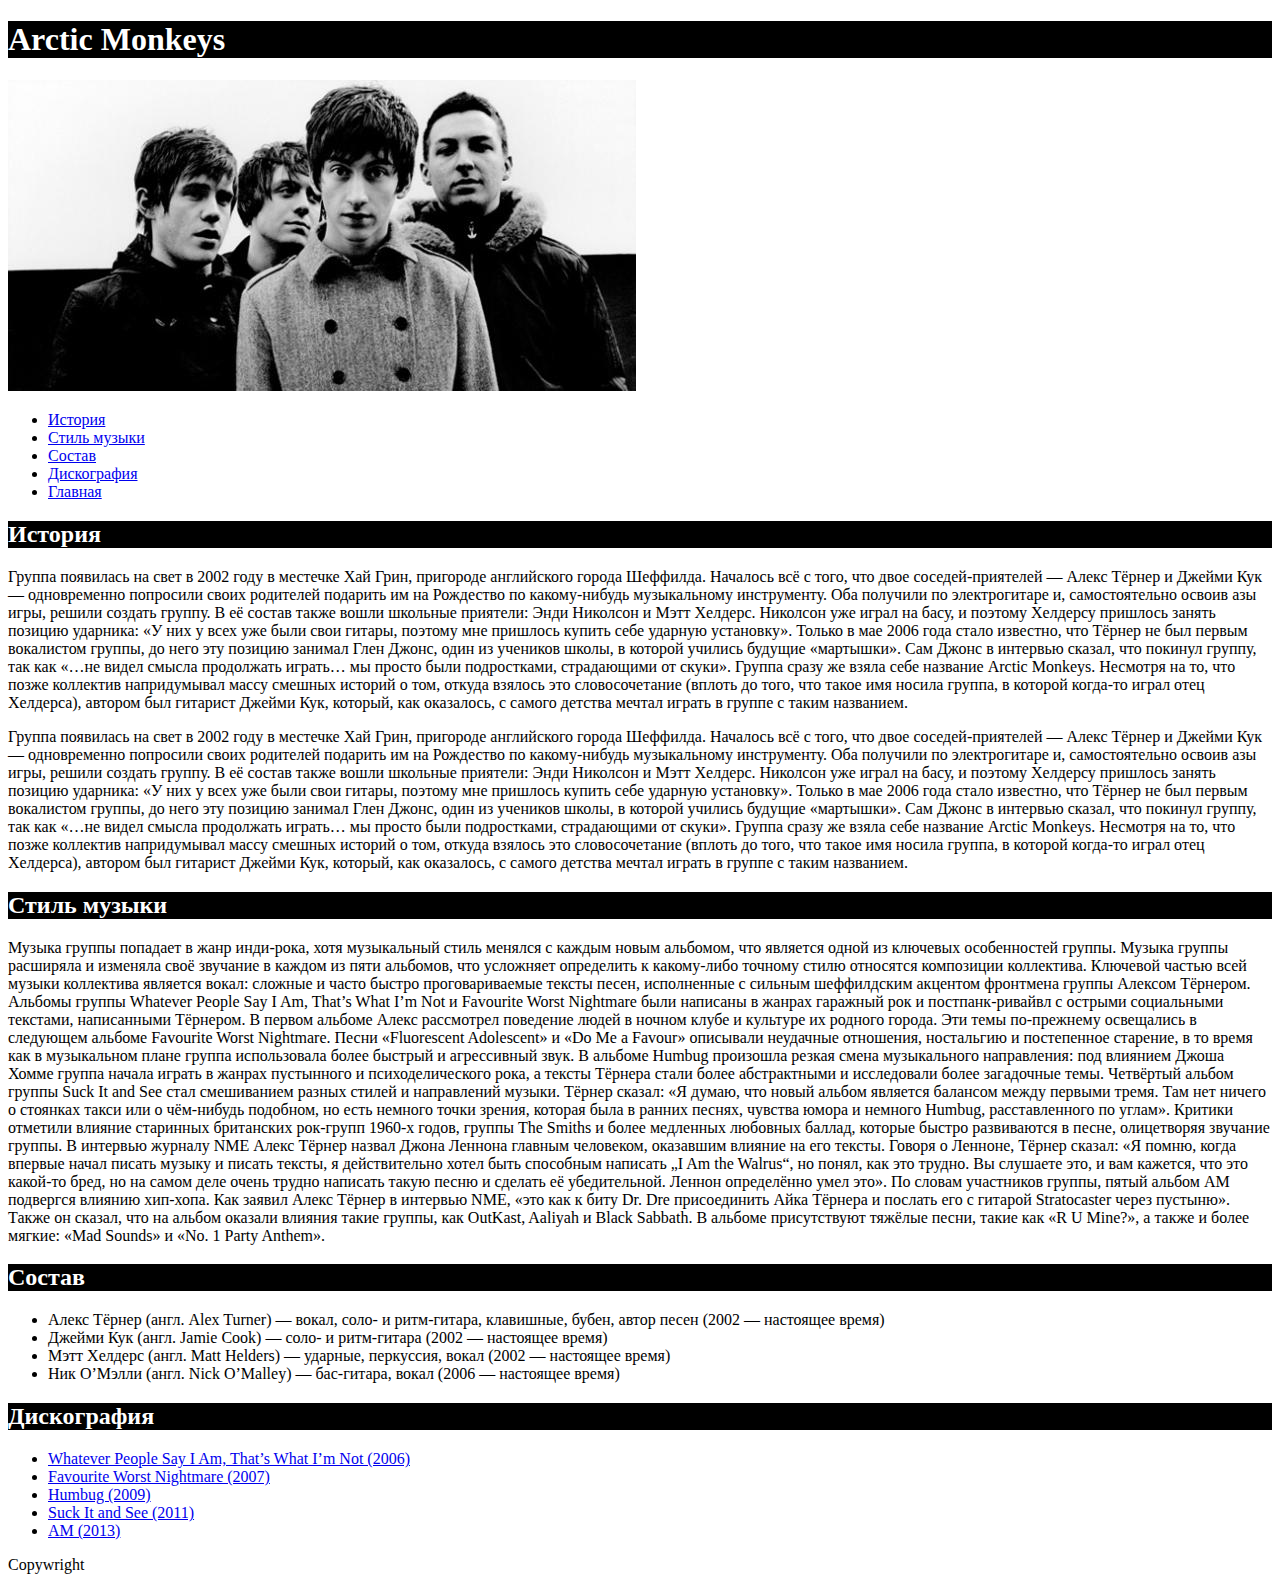
<file: Profile/index.html>
<!DOCTYPE html>
<html lang="ru">
	<head>
		<title>Profile</title>
		<meta charset="utf-8">
		<meta description="Profile">
		<meta keywords="Profile">
		<link rel="stylesheet" href="css/style.css">
	</head>
	<body>
		<div class="page">
			
			<header class="header">
				<div class="header-container">
					<h1 class="black-bg">Arctic Monkeys</h1>
				</div>
			</header>
			<main class="content">
				<div class="content-container">
					<section class="image">
						<div class="image-container">
							<img src="img/arcticmonkeys.jpg" alt="Arctic Monkeys">
						</div>
					</section>
					<nav class="menu">
						<ul class="menu-container">
							<li><a href="#History">История</a></li>
							<li><a href="#Music">Стиль музыки</a></li>
							<li><a href="#Members">Состав</a></li>
							<li><a href="#Albums">Дискография</a></li>
							<li><a href="../index.html">Главная</a></li>

						</ul>
					</nav>
					<section class="History">
						<h2 class="sectionText black-bg" id="History">История</h2>
						<p class="mainText">Группа появилась на свет в 2002 году в местечке Хай Грин, пригороде английского города Шеффилда. Началось всё с того, что двое соседей-приятелей — Алекс Тёрнер и Джейми Кук — одновременно попросили своих родителей подарить им на Рождество по какому-нибудь музыкальному инструменту. Оба получили по электрогитаре и, самостоятельно освоив азы игры, решили создать группу. В её состав также вошли школьные приятели: Энди Николсон и Мэтт Хелдерс. Николсон уже играл на басу, и поэтому Хелдерсу пришлось занять позицию ударника: «У них у всех уже были свои гитары, поэтому мне пришлось купить себе ударную установку». Только в мае 2006 года стало известно, что Тёрнер не был первым вокалистом группы, до него эту позицию занимал Глен Джонс, один из учеников школы, в которой учились будущие «мартышки». Сам Джонс в интервью сказал, что покинул группу, так как «…не видел смысла продолжать играть… мы просто были подростками, страдающими от скуки». Группа сразу же взяла себе название Arctic Monkeys. Несмотря на то, что позже коллектив напридумывал массу смешных историй о том, откуда взялось это словосочетание (вплоть до того, что такое имя носила группа, в которой когда-то играл отец Хелдерса), автором был гитарист Джейми Кук, который, как оказалось, с самого детства мечтал играть в группе с таким названием. </p>
						<p class="mainText">Группа появилась на свет в 2002 году в местечке Хай Грин, пригороде английского города Шеффилда. Началось всё с того, что двое соседей-приятелей — Алекс Тёрнер и Джейми Кук — одновременно попросили своих родителей подарить им на Рождество по какому-нибудь музыкальному инструменту. Оба получили по электрогитаре и, самостоятельно освоив азы игры, решили создать группу. В её состав также вошли школьные приятели: Энди Николсон и Мэтт Хелдерс. Николсон уже играл на басу, и поэтому Хелдерсу пришлось занять позицию ударника: «У них у всех уже были свои гитары, поэтому мне пришлось купить себе ударную установку». Только в мае 2006 года стало известно, что Тёрнер не был первым вокалистом группы, до него эту позицию занимал Глен Джонс, один из учеников школы, в которой учились будущие «мартышки». Сам Джонс в интервью сказал, что покинул группу, так как «…не видел смысла продолжать играть… мы просто были подростками, страдающими от скуки». Группа сразу же взяла себе название Arctic Monkeys. Несмотря на то, что позже коллектив напридумывал массу смешных историй о том, откуда взялось это словосочетание (вплоть до того, что такое имя носила группа, в которой когда-то играл отец Хелдерса), автором был гитарист Джейми Кук, который, как оказалось, с самого детства мечтал играть в группе с таким названием. </p>
					</section>
					<section class="Music">
						<h2 class="sectionText black-bg" id="Music">Стиль музыки</h2>
						<p class="mainText">Музыка группы попадает в жанр инди-рока, хотя музыкальный стиль менялся с каждым новым альбомом, что является одной из ключевых особенностей группы. Музыка группы расширяла и изменяла своё звучание в каждом из пяти альбомов, что усложняет определить к какому-либо точному стилю относятся композиции коллектива. Ключевой частью всей музыки коллектива является вокал: сложные и часто быстро проговариваемые тексты песен, исполненные с сильным шеффилдским акцентом фронтмена группы Алексом Тёрнером. Альбомы группы Whatever People Say I Am, That’s What I’m Not и Favourite Worst Nightmare были написаны в жанрах гаражный рок и постпанк-ривайвл с острыми социальными текстами, написанными Тёрнером. В первом альбоме Алекс рассмотрел поведение людей в ночном клубе и культуре их родного города.
						Эти темы по-прежнему освещались в следующем альбоме Favourite Worst Nightmare. Песни «Fluorescent Adolescent» и «Do Me a Favour» описывали неудачные отношения, ностальгию и постепенное старение, в то время как в музыкальном плане группа использовала более быстрый и агрессивный звук. В альбоме Humbug произошла резкая смена музыкального направления: под влиянием Джоша Хомме группа начала играть в жанрах пустынного и психоделического рока, а тексты Тёрнера стали более абстрактными и исследовали более загадочные темы.
						Четвёртый альбом группы Suck It and See стал смешиванием разных стилей и направлений музыки. Тёрнер сказал: «Я думаю, что новый альбом является балансом между первыми тремя. Там нет ничего о стоянках такси или о чём-нибудь подобном, но есть немного точки зрения, которая была в ранних песнях, чувства юмора и немного Humbug, расставленного по углам». Критики отметили влияние старинных британских рок-групп 1960-х годов, группы The Smiths и более медленных любовных баллад, которые быстро развиваются в песне, олицетворяя звучание группы.
						В интервью журналу NME Алекс Тёрнер назвал Джона Леннона главным человеком, оказавшим влияние на его тексты. Говоря о Ленноне, Тёрнер сказал: «Я помню, когда впервые начал писать музыку и писать тексты, я действительно хотел быть способным написать „I Am the Walrus“, но понял, как это трудно. Вы слушаете это, и вам кажется, что это какой-то бред, но на самом деле очень трудно написать такую песню и сделать её убедительной. Леннон определённо умел это».
						По словам участников группы, пятый альбом AM подвергся влиянию хип-хопа. Как заявил Алекс Тёрнер в интервью NME, «это как к биту Dr. Dre присоединить Айка Тёрнера и послать его с гитарой Stratocaster через пустыню». Также он сказал, что на альбом оказали влияния такие группы, как OutKast, Aaliyah и Black Sabbath. В альбоме присутствуют тяжёлые песни, такие как «R U Mine?», а также и более мягкие: «Mad Sounds» и «No. 1 Party Anthem». </p>
					</section>
					<section class="Members">
						<h2 class="sectionText black-bg" id="Members">Состав</h2>
						<ul>
							<li>Алекс Тёрнер (англ. Alex Turner) — вокал, соло- и ритм-гитара, клавишные, бубен, автор песен (2002 — настоящее время)</li>
							<li>Джейми Кук (англ. Jamie Cook) — соло- и ритм-гитара (2002 — настоящее время)</li>
							<li>Мэтт Хелдерс (англ. Matt Helders) — ударные, перкуссия, вокал (2002 — настоящее время)</li>
							<li>Ник О’Мэлли (англ. Nick O’Malley) — бас-гитара, вокал (2006 — настоящее время)</li>
						</ul>
					</section>
					<section class="Albums">
						<h2 class="sectionText black-bg" id="Albums">Дискография</h2>
						<ul>
							<li><a href="https://ru.wikipedia.org/wiki/Whatever_People_Say_I_Am,_That%E2%80%99s_What_I%E2%80%99m_Not" target="_blank">Whatever People Say I Am, That’s What I’m Not (2006)</a></li>
							<li><a href="https://ru.wikipedia.org/wiki/Favourite_Worst_Nightmare" target="_blank">Favourite Worst Nightmare (2007)</a></li>
							<li><a href="https://ru.wikipedia.org/wiki/Humbug" target="_blank">Humbug (2009)</a></li>
							<li><a href="https://ru.wikipedia.org/wiki/Suck_It_and_See" target="_blank">Suck It and See (2011)</a></li>
							<li><a href="https://ru.wikipedia.org/wiki/AM_(%D0%B0%D0%BB%D1%8C%D0%B1%D0%BE%D0%BC)" target="_blank">AM (2013)</a></li>
							
						</ul>
					</section>
					
				</div>
			</main>
			<footer class="footer">
				<div class="footer-container">
					<p class="copywright">Copywright</p>
				</div>
			</footer>
			
		</div>
	</body>
	
</html>
</file>
<file: style.css>
a {
	text-decoration: none;	
	color: black;
	font-weight: bold;
	font-family: Verdana;
}


.container {
	display: flex;
	flex-wrap: wrap;
	justify-content: space-around;
}

.img {
	width: 300px;
	height: 200px;
	background-size: cover;
	background-position: center;
  	margin: 20px 30px;
  	box-shadow: 0 0 20px rgba(0,0,0,.1);
  	transition: 2s;
}

.one {
	background-image: url('img1.png');
}
.two {
	background-image: url('img2.png');
}
.three {
	background-image: url('img3.png');
}
.four {
	background-image: url('img4.png');
}
.five {
	background-image: url('img5.png');
}
.six {
	background-image: url('img6.png');
}
.seven {
	background-image: url('img7.png');
}


.project p {
	text-align: center;
}
</file>
<file: 05_colors/css/style.css>
h1 {
	color: pink;
}
div {
	color: #DDA0DD;
}
p {
	color: rgb(200,40,50);
}
ul { 
	color: rgba(255,0,0,.5)
}
</file>
<file: 06_selectors/css/style.css>
section {
 	color: blue;
 }

 div {
 	color: red;
 }
 .second {
 	color: purple;
 }
 #section2 {
 	color: green;
 }
 footer div{
 	color: pink;
 }
 nav, h2 {
 	color: grey;
 }
 main .firstSection {
 	background: lightblue;
 }
</file>
<file: Profile/css/style.css>
.black-bg {
	color: white;
	background: black;
}
</file>
<file: Adaptive page/css/style.css>
@import url(reset.css);

.page {
	background-color: rgb(247, 219, 225);
}

.header, .footer {
	background-color: white;
	height: 20%;
	display: flex;
	justify-content: space-between;
	padding: 20px;
}

.logo {
	height: 50px;
	margin: auto;
}

.columns {
	display: flex;
	flex-direction: column;
}

.column {
	align-content: center;
	margin: 10%;
}

.column h1 {
	font-size: 2.5em;
	font-weight: bold;
	margin: 10px 0;
}

.img {
	width: 60%;
}

.footer p, a {
	text-decoration: none;
	color: black;
	font-size: 1em;
	font-weight: bold;
	font-family: sans-serif;
}



@media screen and (min-width: 375px) {
	
.columns {
	width: 100%;
	height: 100%;
	display: flex;
	flex-wrap: wrap;
	flex-direction: row;
	justify-content: space-around;
	align-content: center;
	}

.column {
	width: 40%;
	margin: 50px 20px;
}

}
</file>
<file: Adaptive_page/css/style.css>
@import url(reset.css);

.page {
	background-color: rgb(247, 219, 225);
}

.header, .footer {
	background-color: white;
	height: 20%;
	width: 100%;
	display: flex;
	justify-content: space-between;
}

.logo {
	height: 50px;
	margin: auto;
	padding: 15px;
}

.columns {
	display: flex;
	flex-direction: column;
}

.column {
	align-content: center;
	margin: 10%;
}

.column h1 {
	font-size: 2.5em;
	font-weight: bold;
	margin: 10px 0;
}

.img {
	width: 60%;
}

.footer p, a {
	text-decoration: none;
	color: black;
	padding: 15px;
	font-weight: bold;
	font-family: sans-serif;
}



@media screen and (min-width: 375px) {
	
.columns {
	width: 100%;
	height: 100%;
	display: flex;
	flex-wrap: wrap;
	flex-direction: row;
	justify-content: space-around;
	align-content: center;
	}

.column {
	width: 40%;
	margin: 50px 20px;
}

}
</file>
<file: Columns/css/style.css>
@import url(reset.css);


img {
	height: 200px;
}
.page {
	font-family: sans-serif;
}

h1 {
	font-family: serif;
	font-style: bold;
	font-size: 40px;
	padding-bottom: 10px;
}

a {
	text-decoration: none;
	color: white;
}

.header {
	width: 100%;
	background-color: rgba(117, 190, 218, 0.5);
	position: fixed;
	box-sizing: border-box;
	
}

.glassesContainer {
	width: 90%;
	margin: auto;
	font-size: 0;
}

.glassesOne {
	background: url('../img/1.png');
}

.glassesTwo {
	background: url('../img/2.png');
}

.glassesThree {
	background: url('../img/3.png');
}

.glasses {
	width: 30%;
	height: 200px;
	background-size: contain;
	background-repeat: no-repeat;
	background-position: center;
	display: inline-block;
	margin-right: 1%; 
  	margin-left: 1%;
}
		

.columns {
	width: 90%;
	margin: auto;
	font-size: 0;
}

.column {
	width: 30%;
	min-height: 1070px;
	font-size: 20px;
	display: inline-block;
  	vertical-align: top;
  	box-sizing: border-box;
  	margin-top: 300px;
  	border: 2px solid black;
  	padding: 40px 20px;
  	margin-right: 1%;
  	margin-left: 1%;
}

.columnOne {
	background-color: violet;
}

.columnTwo {
	background-color: orange;
}

.columnThree {
	background-color: yellow;
}

.footer {
  	height: 50px;
  	margin-top: 10px;
  	background-color: black;
  	color: white;
  	padding: 15px;
  	box-sizing: border-box;
  	position: relative;
}

.copy {
	position: absolute;
	right: 30px;
	bottom: 20px;
}

.back {
	margin-left: 20px;
}
</file>
<file: Flex_8bit/css/style.css>
@import url(reset.css);
@import url('https://fonts.googleapis.com/css?family=Press+Start+2P');

body {
	background-color: black;
}

a {
	text-decoration: none;
	color: white;
	font-family: 'Press Start 2P', cursive;
}

a:hover {
	color: black;
}

h1 {
	font-size: 30px;
	font-family: 'Press Start 2P', cursive;
	margin: 20px 0;
}

.header {
	height: 50px;
	background-color: magenta;
	display: flex;
	justify-content: space-between;
	align-items: center;
	font-weight: bold;
	color: white;
}

.title {
	margin-left: 20px;
	font-family: 'Press Start 2P', cursive;
}

.links {
	width: 350px;
	margin-right: 20px;
	font-size: 12px;
	display: flex;
	justify-content: space-between;
}

.picture {
	background-color: black;
	display: flex;
	justify-content: center;
}

.loader {
	width: 600px;
	height: 300px;
}

.text {
	width: 60%;
	color: white;
	font-size: 15px;
	border: 5px solid #2fcc1e;
	font-family: sans-serif;
	box-sizing: border-box;
	margin: auto;
    padding: 20px;
	line-height: 25px;
 
}

.icons img {
	width: 200px;
	height: 200px;
	border-radius: 50%;
	border: 5px solid white;
}

.icons h2 {
	color: white;
	text-align: center;
	font-family: 'Press Start 2P', cursive;
	margin-top: 30px;
}

.icons h2:hover {
	color: #2fcc1e;
	cursor: crosshair;
}

.icons {
	display: flex;
	justify-content: space-around;
	margin: 100px 0;
	padding: 0 200px;

}

.start {
	height: 150px;
	float: right;
}

.clear {
	clear: both;
}

.footer {
	height: 50px;
	background-color: magenta;
	display: flex;
	justify-content: flex-end;
	margin-top: 150px;
	align-items: center;

}

.footer a {
	font-family: sans-serif;
	color: white;
	font-size: 18px;
	margin-right: 20px;

}

.footer a:hover {
	color: black;
</file>
<file: Form/css/style.css>
@import url(reset.css);

body {
	height: 100%;
}

a {
	text-decoration: none;
	color: white;
}

.page {
	font-family: Verdana, sans-serif;
	background: linear-gradient(to bottom right, hotpink, blue);
	padding-bottom: 30px;
}


form {
	width: 80%;
	margin: auto;
	color: white;
}

h1 {
	font-size: 30px;
	font-weight: bold;
	display: flex;
	justify-content: center;
	padding: 30px 0;
}

input, select, textarea {
	display: block;
	width: 100%;
	font-size: 20px;
	color: lightgrey;
	background: transparent;
	border: none;
	border-bottom: 2px solid white;
}

select {
	background: white;
	border: none;
	font-size: 10pt;
}

textarea {
	border: 1px solid white;
	border-radius: 10px;
	height: 100px;
}

input {
	height: 20px;
}

label, span {
	line-height: 2rem;
	font-family: Verdana;
	font-size: 10pt;
}

label {
	display: block;
	margin-top: 20px;
}

.main {
	font-size: 1em;
	margin: 12px;
	padding: 6px;
	text-align: center;
}

input:focus, textarea:focus, select:focus {
	outline: none;
}

input[type="radio"], input[type="checkbox"] {
	display: inline-block;
	width: 20px;
	vertical-align: middle;
} 
input[type="email"] {
	margin-bottom: 20px;
}

input[type="submit"] {
	background-color: white;
	color: black;
	height: 50px;
	cursor: pointer;
	margin-top: 20px;
}

input[type="submit"]:hover {
	background-color: white;
	color: black;
}

@media screen and (min-width: 720px){
	.page {
		height: 100vh;
	}

	form {
		display: flex;
		justify-content: space-around;
	}
	.column {
		margin: 15%;
	}

}
</file>
<file: Page_AnimalTesting/css/style.css>
@import url(reset.css);
 @import url('https://fonts.googleapis.com/css?family=Montserrat|Oswald|Roboto+Condensed');

.page {font-family: 'Montsserat', sans-serif;}

a {
	text-decoration: none;
	color: white;
}

.header {
	background-color: #b00e0e;
	line-height: 100px;
	text-align: center;
	font-size: 50px;
	font-family: 'Roboto Condensed', sans-serif;
	text-transform: uppercase;
	font-weight: bold;
	color: white;
}

.background {
	height: 900px;
	background-image: url(../img/back.jpg);
	background-position: center;
	background-attachment: fixed;
}

.background .black {
	height: 50px;
	background-color: black;
	line-height: 50px;
}

.background .transparent {
	height: 50px;
}

.text h2 {
	text-transform: uppercase;
	font-size: 30px;
	font-weight: bold;
	font-family: 'Oswald', sans-serif;
	line-height: 50px;
}

.text ul {
	list-style: circle;
}

li::before {
	content: "✔︎ "; color: red;
} 

.linkSection {
	width: 100%;
	line-height: 50px;
	background-color: #b00e0e;
	font-family: 'Oswald', sans-serif;
	letter-spacing: 2px;
	text-align: center;
}

.copy {
	line-height: 50px;
	font-family: 'Roboto Condensed', sans-serif;
}
</file>
